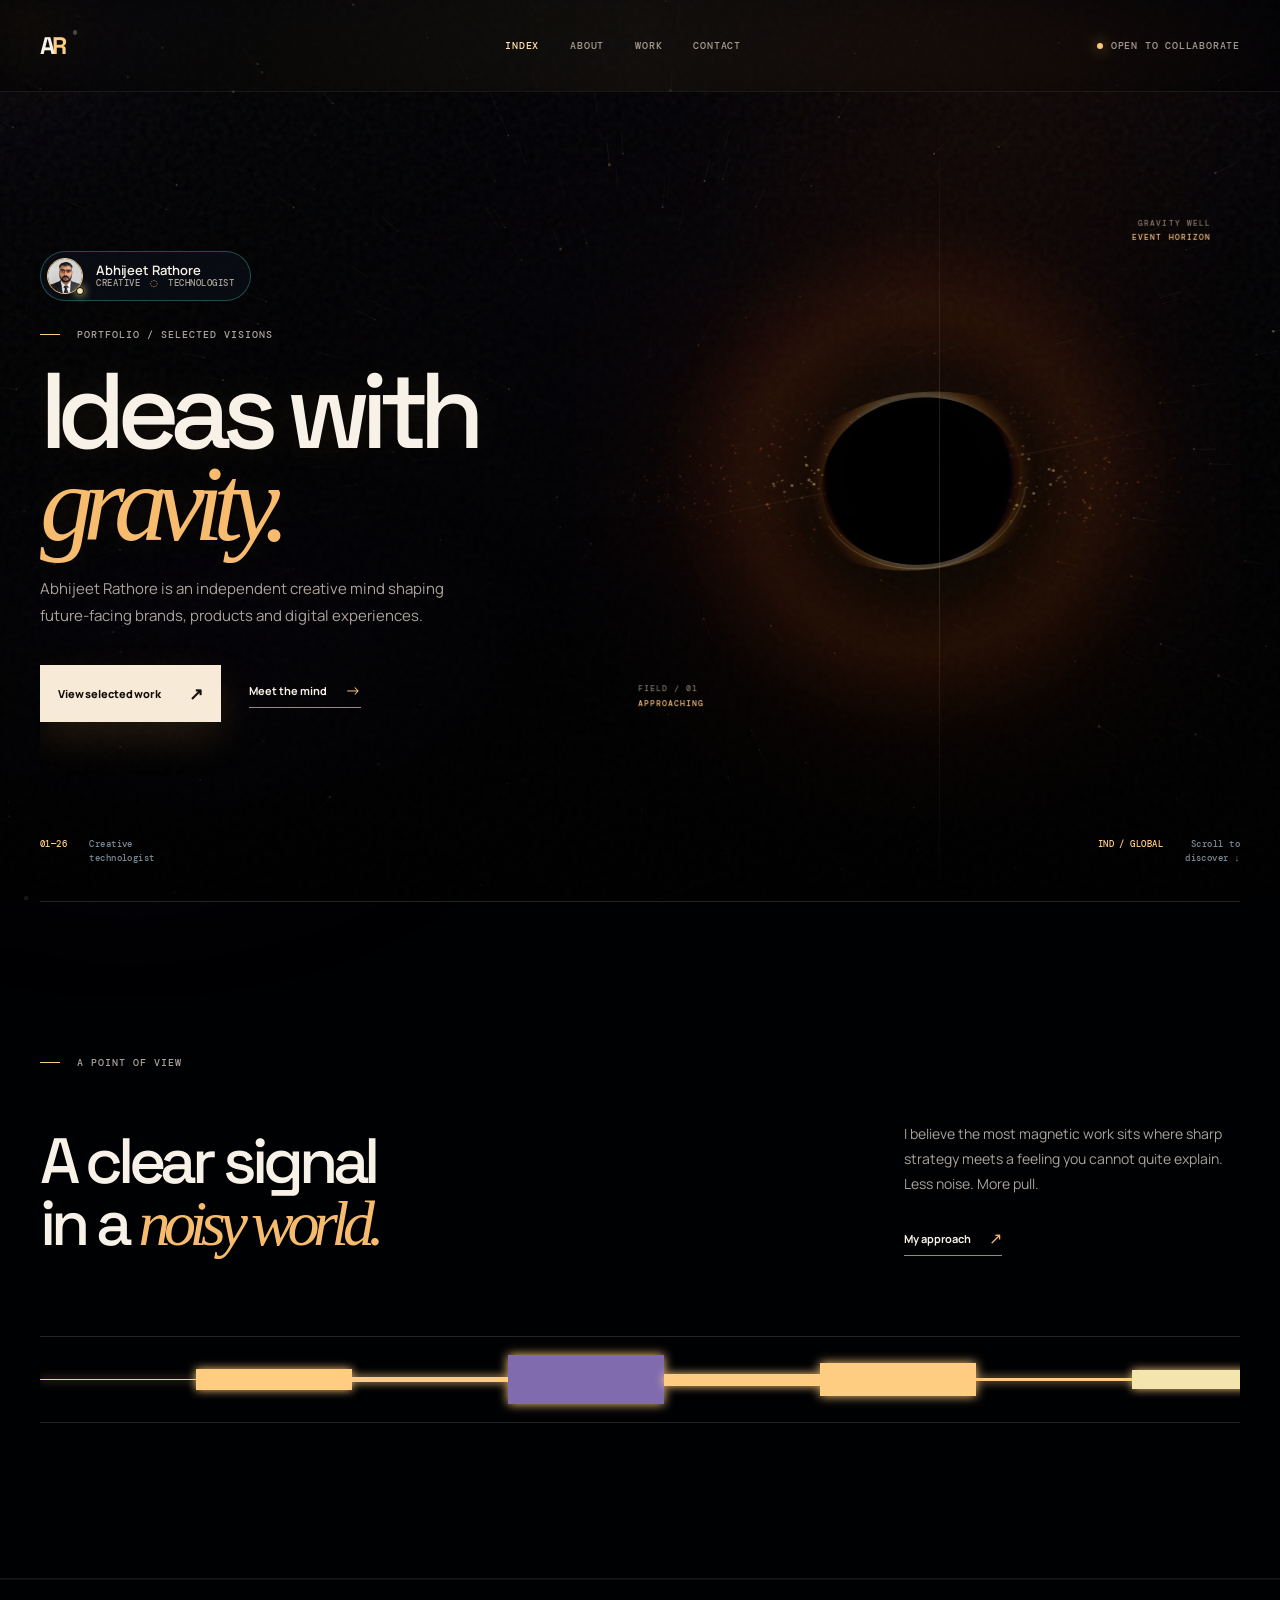
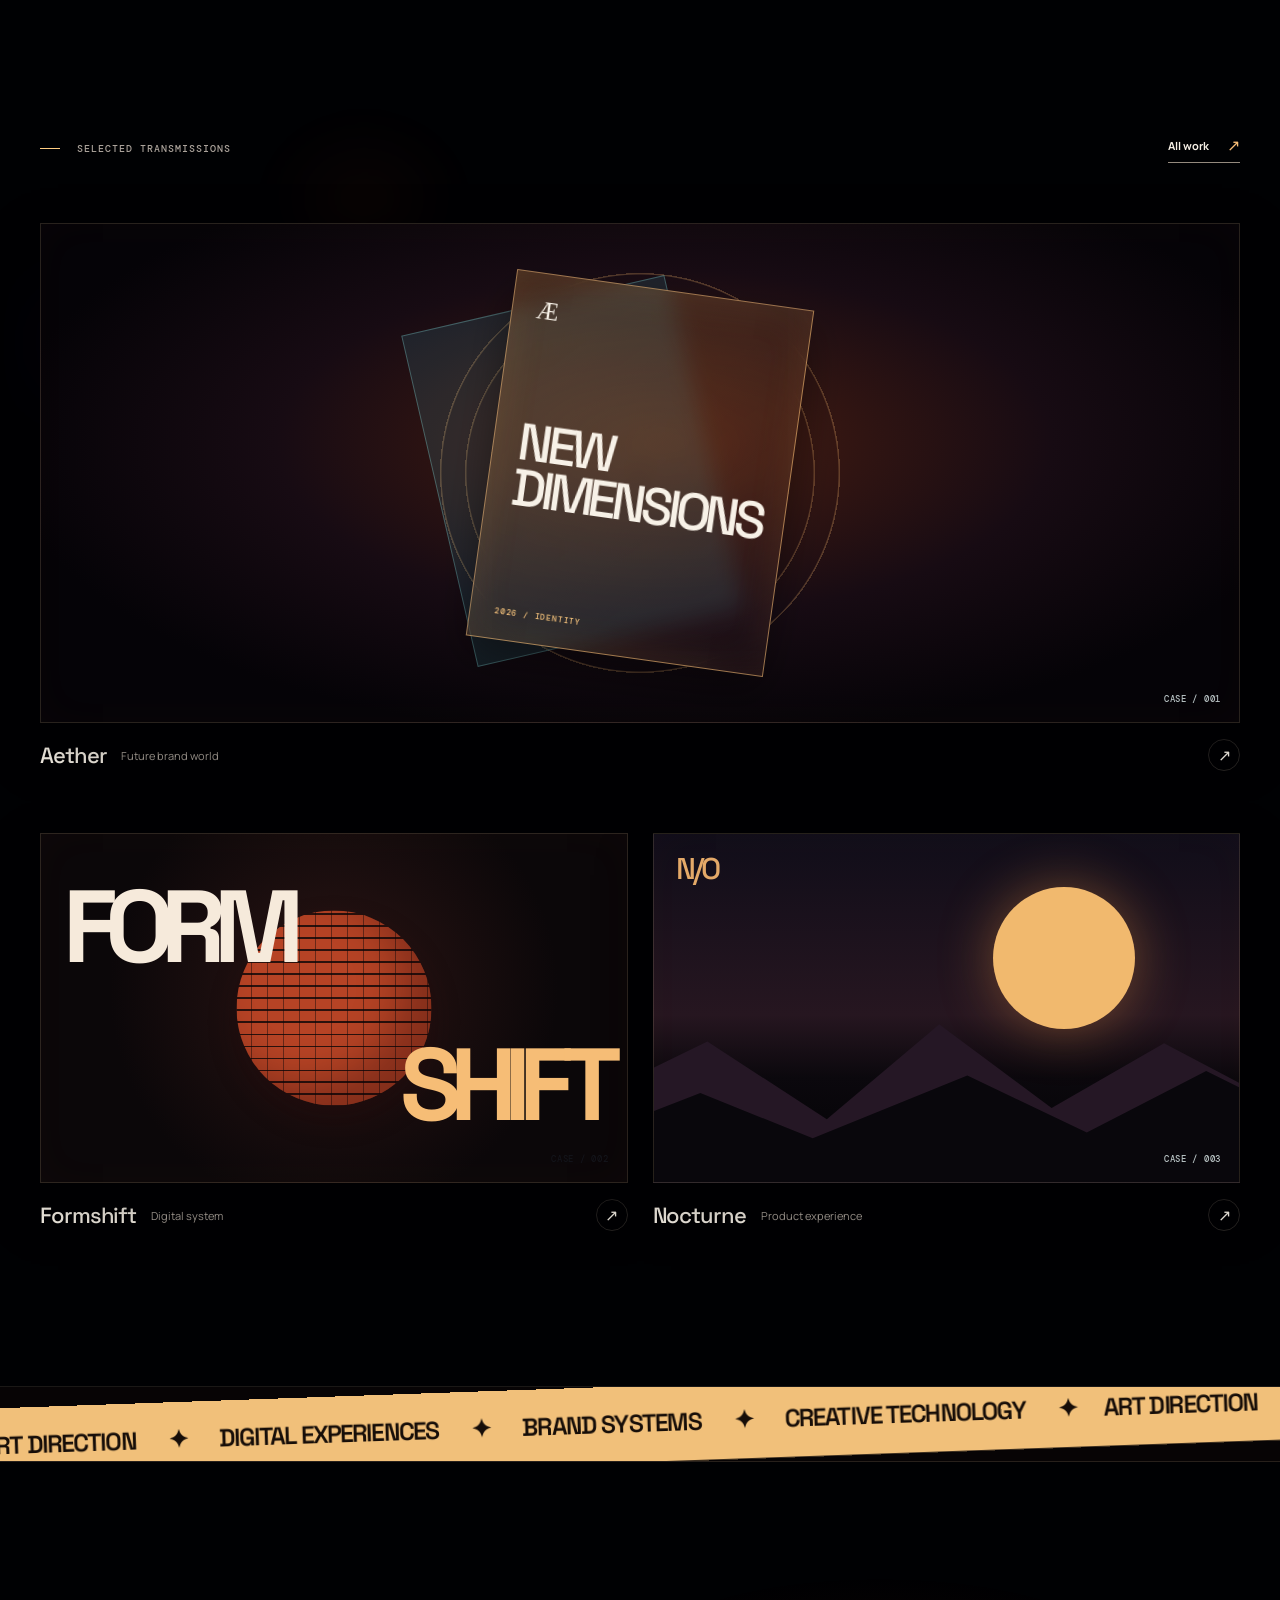
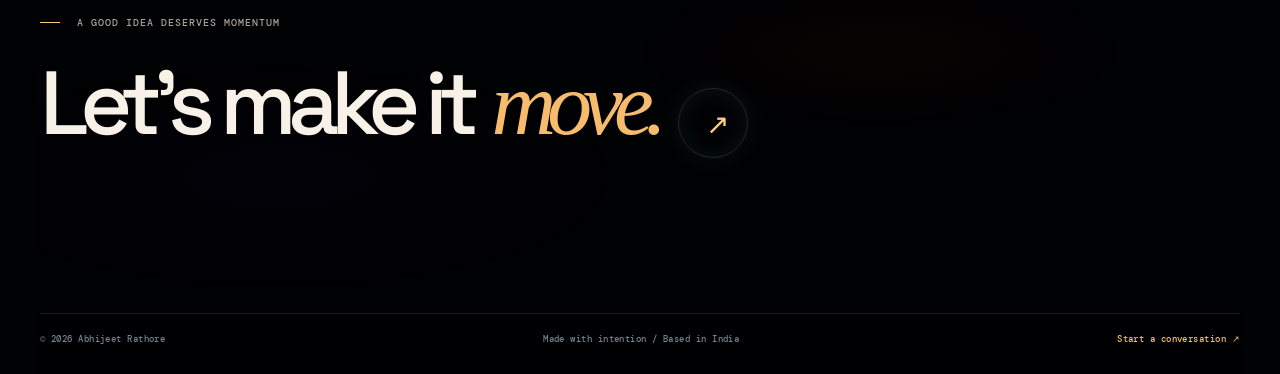
<file: index.html>
<!doctype html>
<html lang="en">
  <head>
    <meta charset="UTF-8" />
    <meta name="viewport" content="width=device-width, initial-scale=1.0" />
    <meta name="description" content="The digital portfolio of Abhijeet Rathore." />
    <title>Abhijeet Rathore — Creative Technologist</title>
    <link rel="preconnect" href="https://fonts.googleapis.com" />
    <link rel="preconnect" href="https://fonts.gstatic.com" crossorigin />
    <link href="https://fonts.googleapis.com/css2?family=DM+Mono:wght@400;500&family=Manrope:wght@400;500;600;700;800&family=Space+Grotesk:wght@400;500;600;700&display=swap" rel="stylesheet" />
    <link rel="stylesheet" href="styles.css" />
  </head>
  <body class="home-page">
    <canvas id="starfield" aria-hidden="true"></canvas>
    <div class="noise" aria-hidden="true"></div><div class="cursor-orb" aria-hidden="true"></div>
    <header class="nav-wrap"><nav class="nav container"><a class="brand" href="index.html" aria-label="Abhijeet Rathore home">A<span>R</span><i>®</i></a><div class="nav-links"><a class="active" href="index.html">Index</a><a href="about.html">About</a><a href="work.html">Work</a><a href="contact.html">Contact</a></div><a class="availability" href="contact.html"><b></b> Open to collaborate</a></nav></header>
    <main>
      <section class="hero container">
        <div class="hero-data hero-data-left"><span>01—26</span><span>Creative<br />technologist</span></div><div class="hero-data hero-data-right"><span>IND / GLOBAL</span><span>Scroll to<br />discover ↓</span></div>
        <div class="hero-copy reveal"><a class="hero-author-pill" href="about.html" aria-label="View Abhijeet Rathore's about page"><span class="hero-author-avatar"><img src="assets/profile.png" alt="Abhijeet Rathore portrait" /><span class="avatar-dot"></span></span><span class="hero-author-info"><span class="author-name">Abhijeet Rathore</span><span class="author-status">Creative <i>◌</i> Technologist</span></span></a><p class="micro"><i></i> Portfolio / selected visions</p><h1>Ideas with<br /><em>gravity.</em></h1><p class="lede">Abhijeet Rathore is an independent creative mind shaping future-facing brands, products and digital experiences.</p><div class="hero-actions"><a class="button magnetic" href="work.html">View selected work <span>↗</span></a><a class="inline-link" href="about.html">Meet the mind <b>→</b></a></div></div>
        <div class="hero-object blackhole-stage reveal delay-1" aria-label="An animated artistic rendering of a black hole"><canvas id="blackhole" aria-hidden="true"></canvas><div class="blackhole-readout readout-top"><span>GRAVITY WELL</span><b>EVENT HORIZON</b></div><div class="blackhole-readout readout-bottom"><span>FIELD / 01</span><b>APPROACHING</b></div><div class="blackhole-axis" aria-hidden="true"></div></div><div class="hero-floor" aria-hidden="true"></div>
      </section>
      <section class="manifesto section container"><p class="micro reveal"><i></i> A point of view</p><div class="manifesto-grid"><h2 class="reveal">A clear signal<br />in a <em>noisy world.</em></h2><div class="manifesto-copy reveal delay-1"><p>I believe the most magnetic work sits where sharp strategy meets a feeling you cannot quite explain. Less noise. More pull.</p><a class="inline-link" href="about.html">My approach <b>↗</b></a></div></div><div class="signal-line reveal" aria-hidden="true"><span></span><span></span><span></span><span></span><span></span><span></span><span></span><span></span></div></section>
      <section class="selected section"><div class="container"><div class="section-head reveal"><p class="micro"><i></i> Selected transmissions</p><a class="inline-link" href="work.html">All work <b>↗</b></a></div><div class="feature-grid"><a class="feature feature-large tilt reveal" href="work.html"><div class="feature-visual visual-aether"><div class="glow-sphere"></div><div class="aether-interface"><span>Æ</span><b>NEW<br />DIMENSIONS</b><i>2026 / IDENTITY</i></div><div class="aether-pane"></div><small>CASE / 001</small></div><div class="feature-title"><h3>Aether</h3><p>Future brand world</p><b>↗</b></div></a><a class="feature tilt reveal delay-1" href="work.html"><div class="feature-visual visual-pulse"><span>FORM</span><span>SHIFT</span><div class="pulse-orb"></div><small>CASE / 002</small></div><div class="feature-title"><h3>Formshift</h3><p>Digital system</p><b>↗</b></div></a><a class="feature tilt reveal delay-2" href="work.html"><div class="feature-visual visual-nocturne"><div class="nocturne-sun"></div><div class="nocturne-hill hill-one"></div><div class="nocturne-hill hill-two"></div><strong>N/O</strong><small>CASE / 003</small></div><div class="feature-title"><h3>Nocturne</h3><p>Product experience</p><b>↗</b></div></a></div></div></section>
      <section class="marquee-section" aria-label="Capabilities"><div class="marquee"><div class="marquee-track"><span>ART DIRECTION <i>✦</i> DIGITAL EXPERIENCES <i>✦</i> BRAND SYSTEMS <i>✦</i> CREATIVE TECHNOLOGY <i>✦</i></span><span aria-hidden="true">ART DIRECTION <i>✦</i> DIGITAL EXPERIENCES <i>✦</i> BRAND SYSTEMS <i>✦</i> CREATIVE TECHNOLOGY <i>✦</i></span></div></div></section>
      <section class="closing container section reveal"><p class="micro"><i></i> A good idea deserves momentum</p><a class="mega-link" href="contact.html">Let’s make it <em>move.</em><span>↗</span></a></section>
    </main>
    <footer class="footer container"><span>© <span id="year"></span> Abhijeet Rathore</span><span>Made with intention / Based in India</span><a href="contact.html">Start a conversation ↗</a></footer><script src="script.js"></script>
  </body>
</html>
</file>
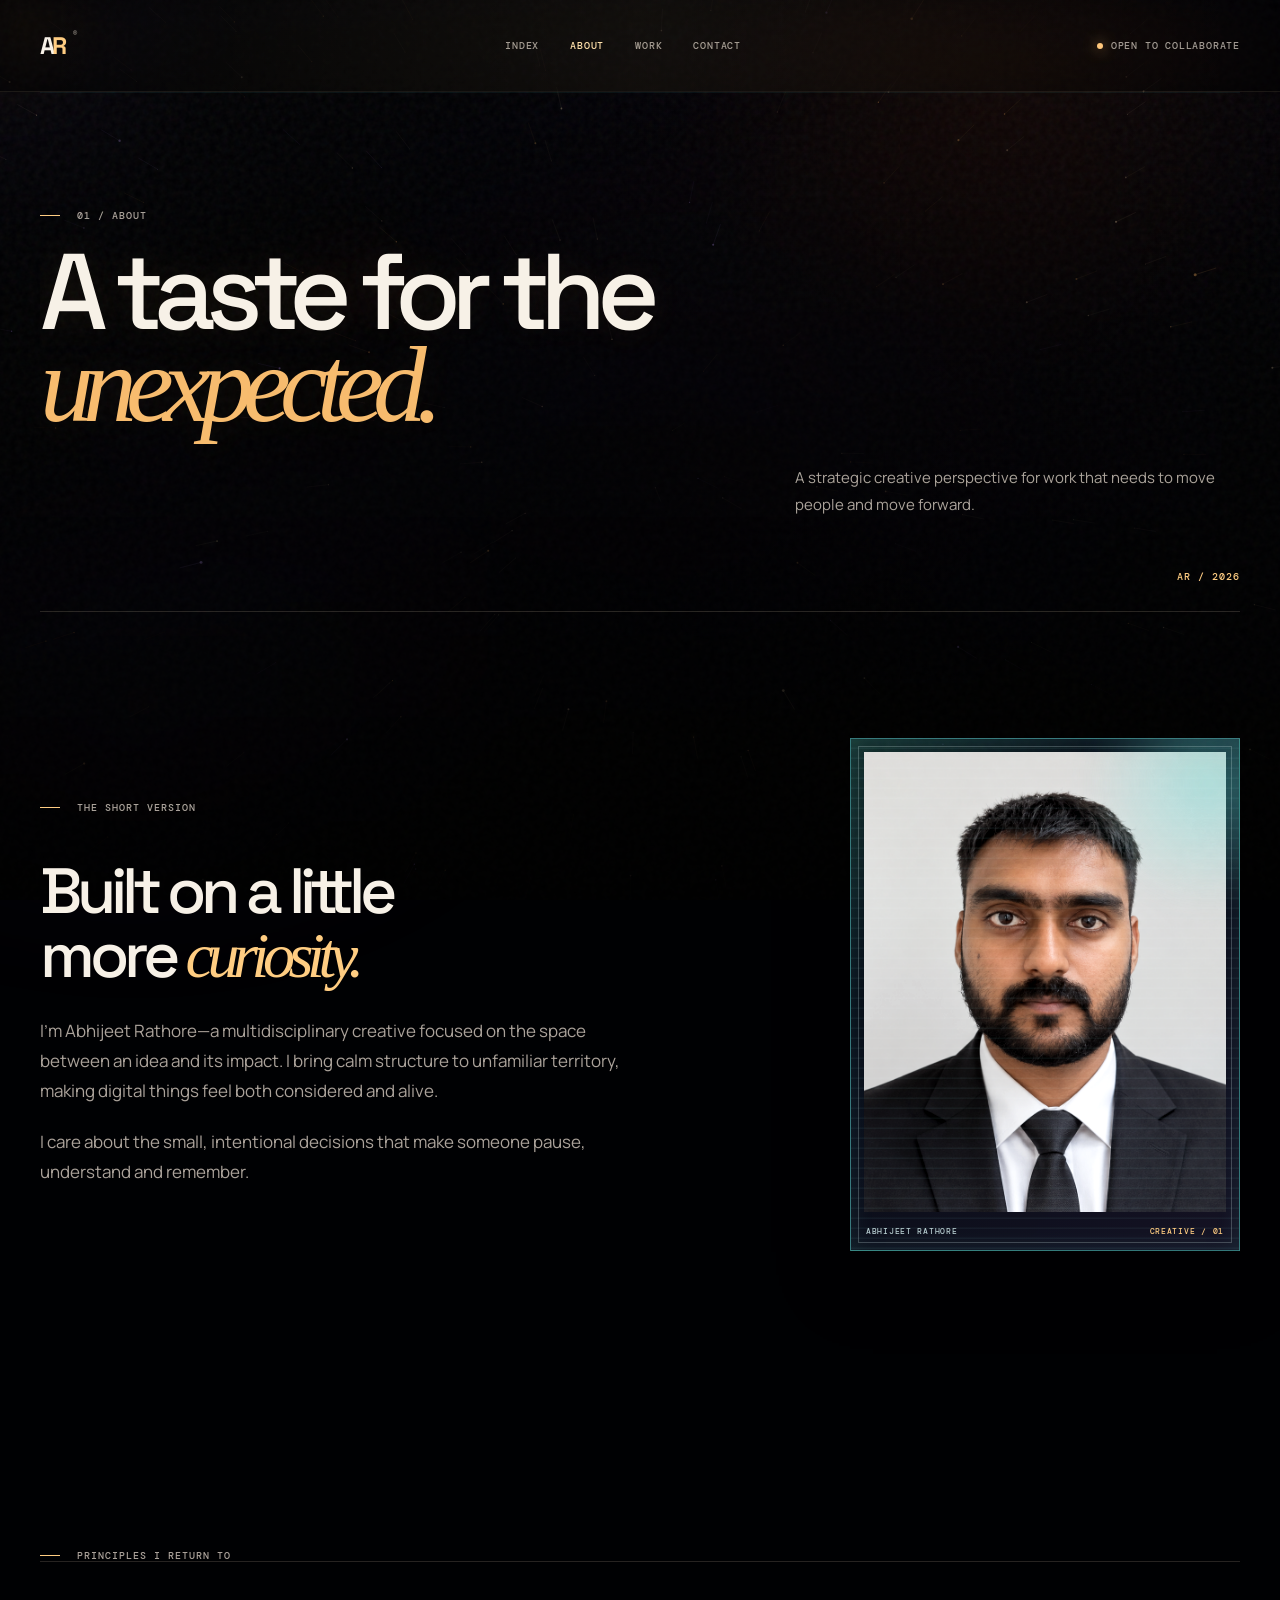
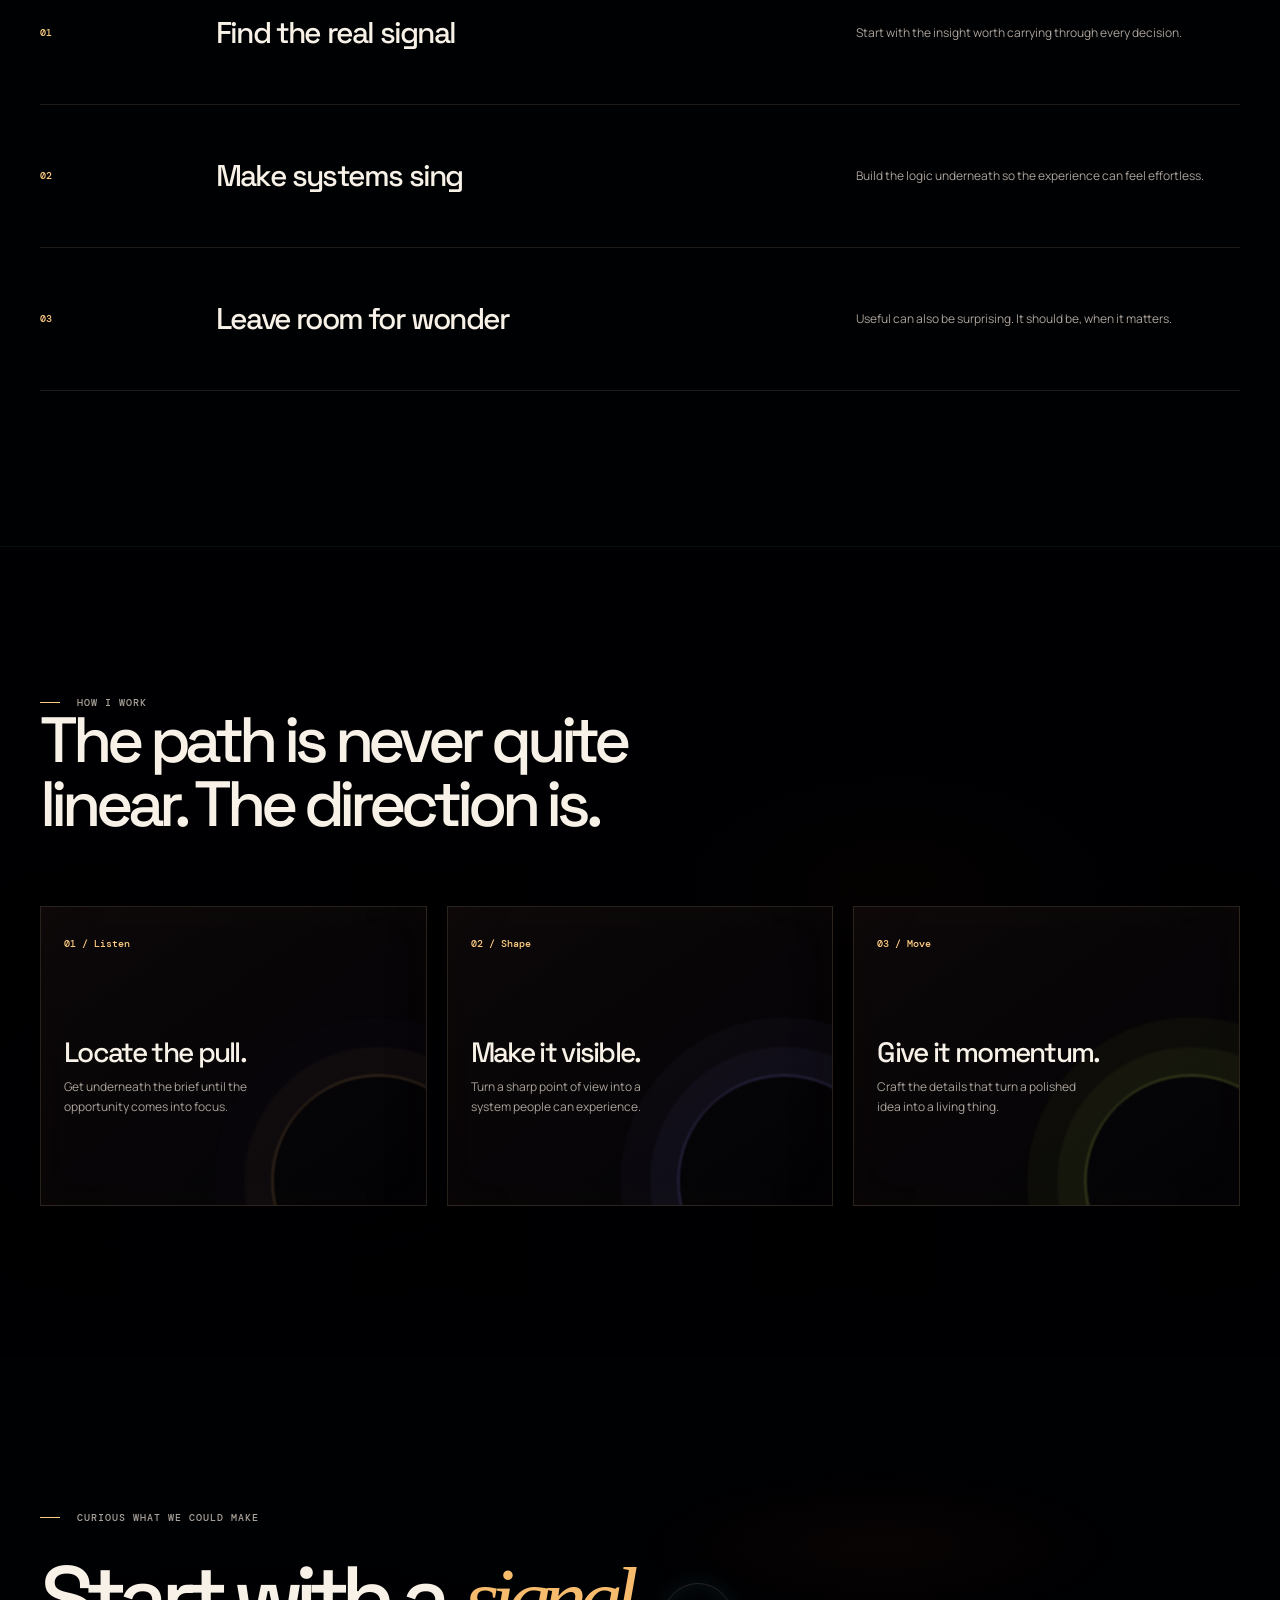
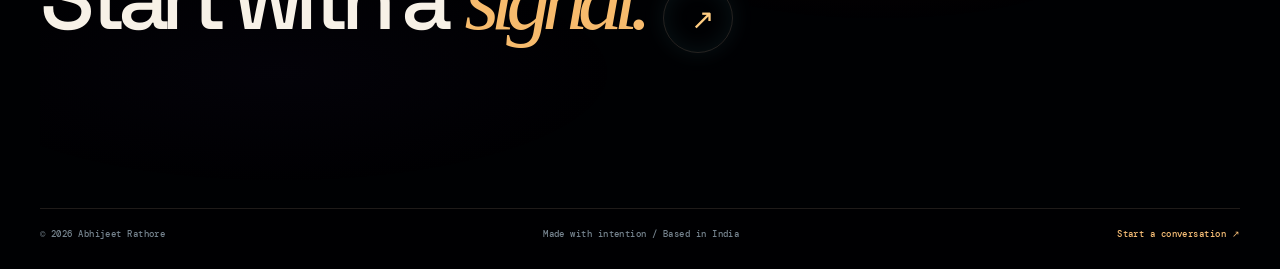
<file: about.html>
<!doctype html>
<html lang="en"><head><meta charset="UTF-8" /><meta name="viewport" content="width=device-width, initial-scale=1.0" /><meta name="description" content="About Abhijeet Rathore." /><title>About — Abhijeet Rathore</title><link rel="preconnect" href="https://fonts.googleapis.com" /><link rel="preconnect" href="https://fonts.gstatic.com" crossorigin /><link href="https://fonts.googleapis.com/css2?family=DM+Mono:wght@400;500&family=Manrope:wght@400;500;600;700;800&family=Space+Grotesk:wght@400;500;600;700&display=swap" rel="stylesheet" /><link rel="stylesheet" href="styles.css" /><link rel="stylesheet" href="profile.css" /></head>
<body><canvas id="starfield" aria-hidden="true"></canvas><div class="noise" aria-hidden="true"></div><div class="cursor-orb" aria-hidden="true"></div><header class="nav-wrap"><nav class="nav container"><a class="brand" href="index.html">A<span>R</span><i>®</i></a><div class="nav-links"><a href="index.html">Index</a><a class="active" href="about.html">About</a><a href="work.html">Work</a><a href="contact.html">Contact</a></div><a class="availability" href="contact.html"><b></b> Open to collaborate</a></nav></header>
<main><section class="page-hero container reveal"><p class="micro"><i></i> 01 / About</p><h1>A taste for the<br /><em>unexpected.</em></h1><p class="page-intro">A strategic creative perspective for work that needs to move people and move forward.</p><span class="page-number">AR / 2026</span></section><section class="about-profile container"><div class="profile-copy"><p class="micro reveal"><i></i> The short version</p><div class="reveal delay-1"><h2>Built on a little<br />more <em>curiosity.</em></h2><p>I’m Abhijeet Rathore—a multidisciplinary creative focused on the space between an idea and its impact. I bring calm structure to unfamiliar territory, making digital things feel both considered and alive.</p><p>I care about the small, intentional decisions that make someone pause, understand and remember.</p></div></div><figure class="portrait-frame reveal delay-2"><div class="portrait-lines" aria-hidden="true"></div><img src="assets/profile.png" alt="Abhijeet Rathore in a formal portrait" /><figcaption><span>ABHIJEET RATHORE</span><span>CREATIVE / 01</span></figcaption></figure></section><section class="container section"><p class="micro reveal"><i></i> Principles I return to</p><div class="principles"><article class="principle reveal"><span>01</span><h3>Find the real signal</h3><p>Start with the insight worth carrying through every decision.</p></article><article class="principle reveal delay-1"><span>02</span><h3>Make systems sing</h3><p>Build the logic underneath so the experience can feel effortless.</p></article><article class="principle reveal delay-2"><span>03</span><h3>Leave room for wonder</h3><p>Useful can also be surprising. It should be, when it matters.</p></article></div></section><section class="process"><div class="container"><p class="micro reveal"><i></i> How I work</p><h2 class="process-heading reveal">The path is never quite linear. The direction is.</h2><div class="process-grid"><article class="process-card reveal"><span>01 / Listen</span><h3>Locate the pull.</h3><p>Get underneath the brief until the opportunity comes into focus.</p></article><article class="process-card reveal delay-1"><span>02 / Shape</span><h3>Make it visible.</h3><p>Turn a sharp point of view into a system people can experience.</p></article><article class="process-card reveal delay-2"><span>03 / Move</span><h3>Give it momentum.</h3><p>Craft the details that turn a polished idea into a living thing.</p></article></div></div></section><section class="closing container section reveal"><p class="micro"><i></i> Curious what we could make</p><a class="mega-link" href="contact.html">Start with a <em>signal.</em><span>↗</span></a></section></main><footer class="footer container"><span>© <span id="year"></span> Abhijeet Rathore</span><span>Made with intention / Based in India</span><a href="contact.html">Start a conversation ↗</a></footer><script src="script.js"></script></body></html>
</file>
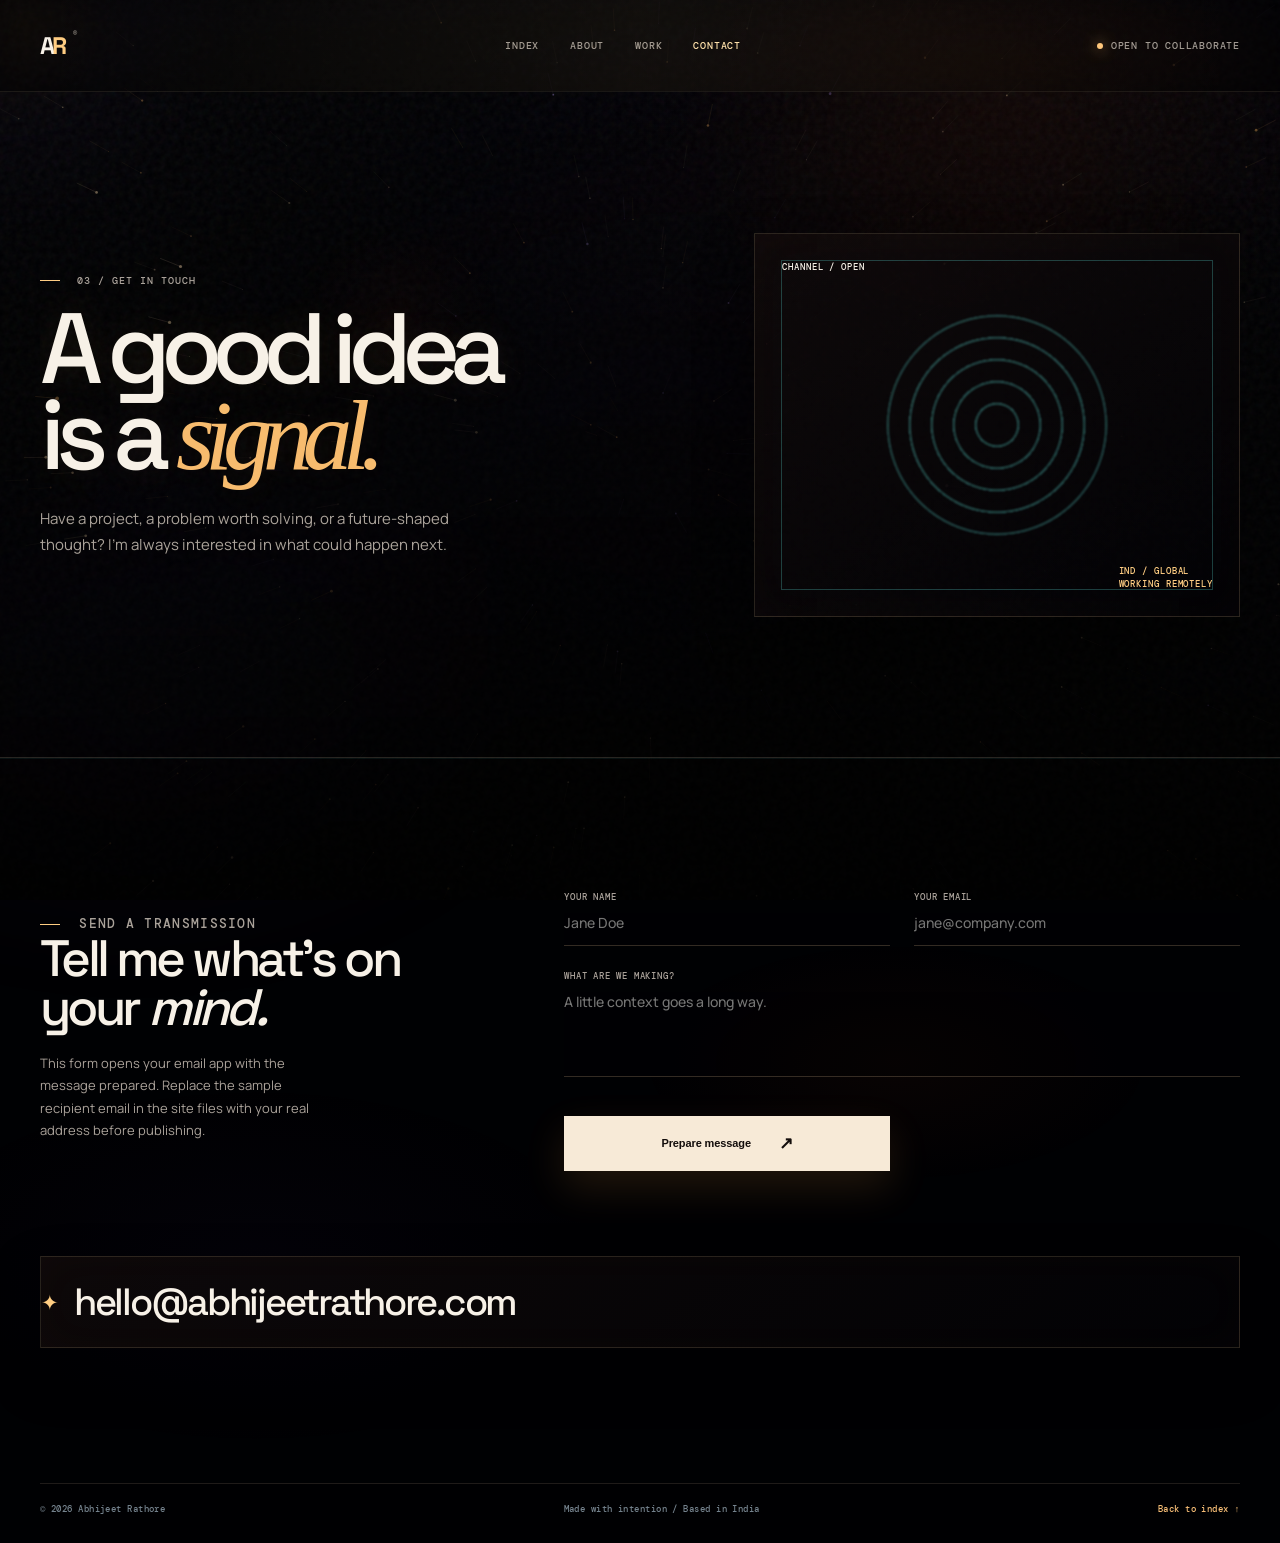
<file: contact.html>
<!doctype html>
<html lang="en"><head><meta charset="UTF-8" /><meta name="viewport" content="width=device-width, initial-scale=1.0" /><meta name="description" content="Contact Abhijeet Rathore." /><title>Contact — Abhijeet Rathore</title><link rel="preconnect" href="https://fonts.googleapis.com" /><link rel="preconnect" href="https://fonts.gstatic.com" crossorigin /><link href="https://fonts.googleapis.com/css2?family=DM+Mono:wght@400;500&family=Manrope:wght@400;500;600;700;800&family=Space+Grotesk:wght@400;500;600;700&display=swap" rel="stylesheet" /><link rel="stylesheet" href="styles.css" /></head>
<body><canvas id="starfield" aria-hidden="true"></canvas><div class="noise" aria-hidden="true"></div><div class="cursor-orb" aria-hidden="true"></div><header class="nav-wrap"><nav class="nav container"><a class="brand" href="index.html">A<span>R</span><i>®</i></a><div class="nav-links"><a href="index.html">Index</a><a href="about.html">About</a><a href="work.html">Work</a><a class="active" href="contact.html">Contact</a></div><a class="availability" href="contact.html"><b></b> Open to collaborate</a></nav></header>
<main><section class="contact-stage container"><div class="reveal"><p class="micro"><i></i> 03 / Get in touch</p><h1>A good idea<br />is a <em>signal.</em></h1><p>Have a project, a problem worth solving, or a future-shaped thought? I’m always interested in what could happen next.</p></div><div class="signal-card reveal delay-1" aria-label="Open channel indicator"><span>CHANNEL / OPEN</span><i>IND / GLOBAL<br />WORKING REMOTELY</i></div></section><section class="contact-form-section"><div class="container contact-layout"><div class="contact-aside reveal"><p class="micro"><i></i> Send a transmission</p><h2>Tell me what’s on your <em>mind.</em></h2><p>This form opens your email app with the message prepared. Replace the sample recipient email in the site files with your real address before publishing.</p></div><form class="form-grid reveal delay-1" data-mail-form><div class="field"><label for="name">Your name</label><input id="name" name="name" type="text" required placeholder="Jane Doe" /></div><div class="field"><label for="email">Your email</label><input id="email" name="email" type="email" required placeholder="jane@company.com" /></div><div class="field full"><label for="message">What are we making?</label><textarea id="message" name="message" required placeholder="A little context goes a long way."></textarea></div><button class="button submit magnetic" type="submit">Prepare message <span>↗</span></button></form></div><div class="container contact-direct reveal"><span>✦</span><a href="mailto:hello@abhijeetrathore.com">hello@abhijeetrathore.com</a></div></section></main><footer class="footer container"><span>© <span id="year"></span> Abhijeet Rathore</span><span>Made with intention / Based in India</span><a href="index.html">Back to index ↑</a></footer><script src="script.js"></script></body></html>
</file>
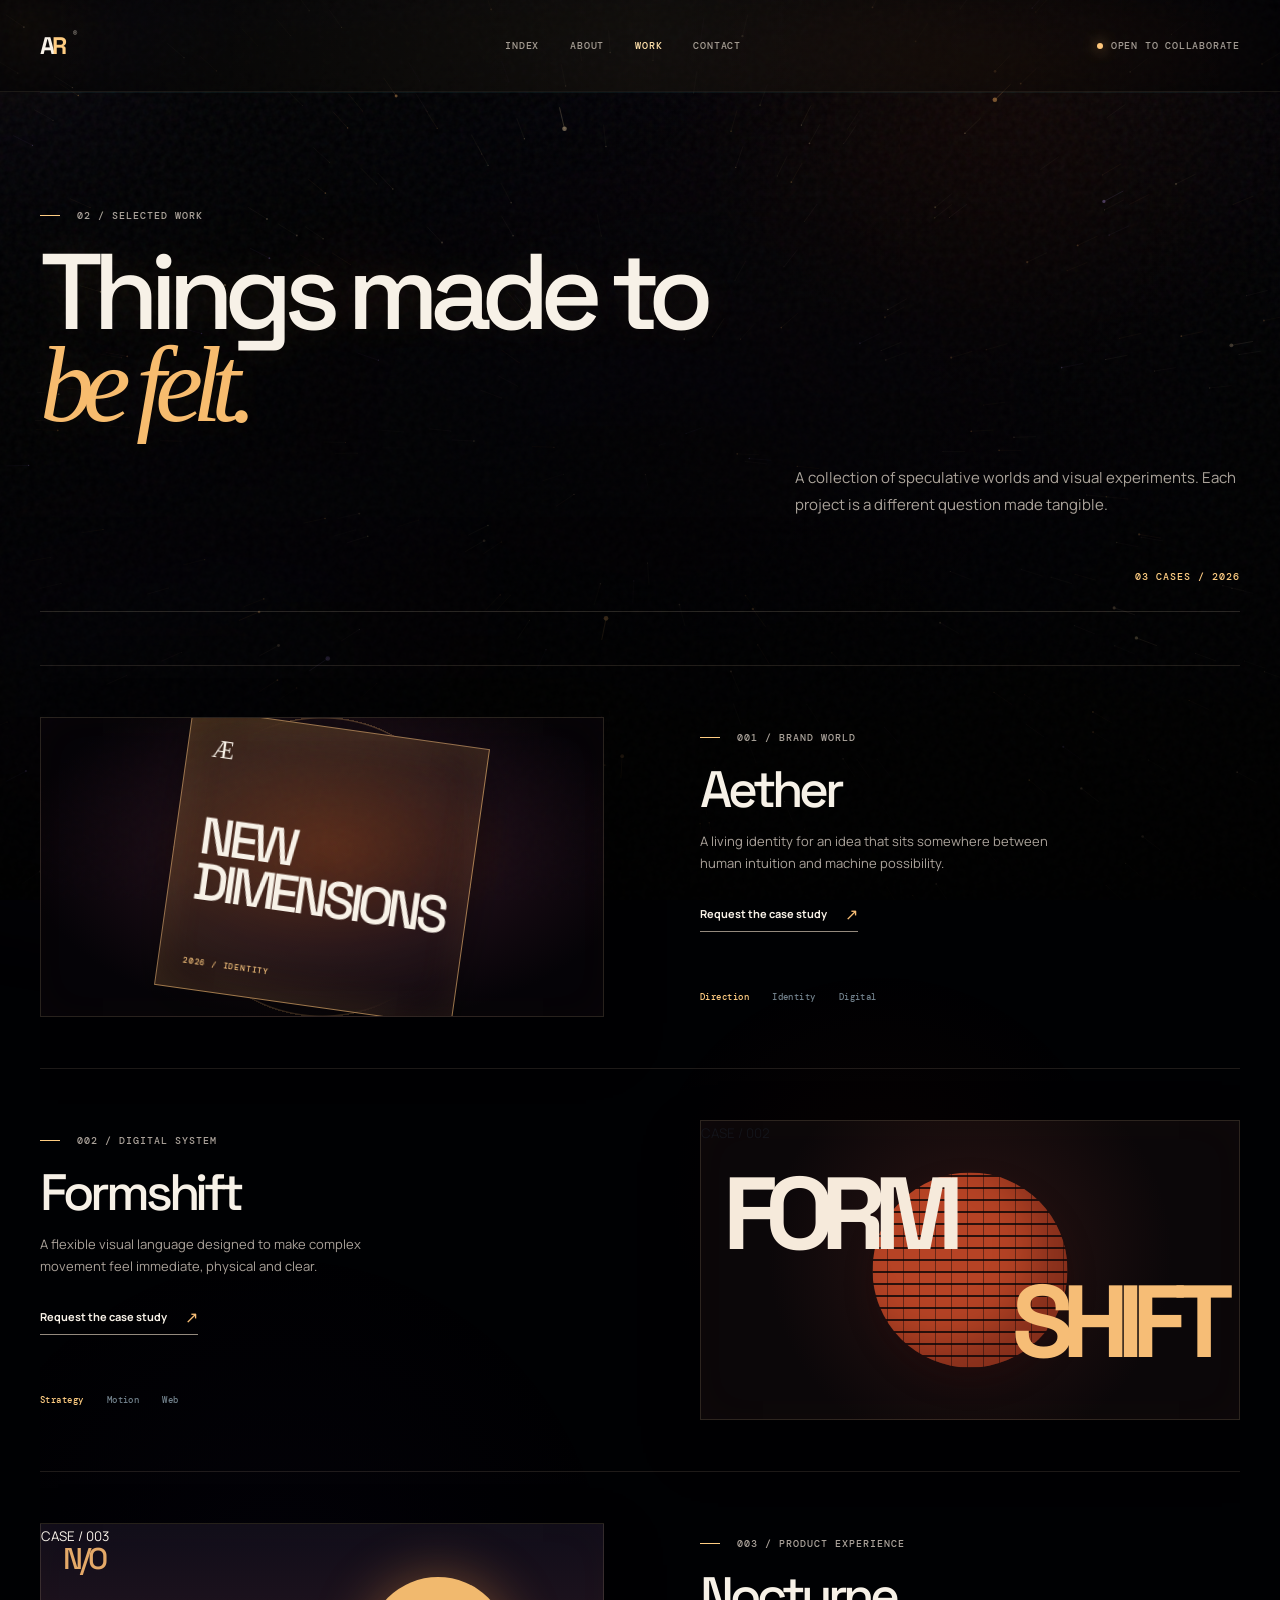
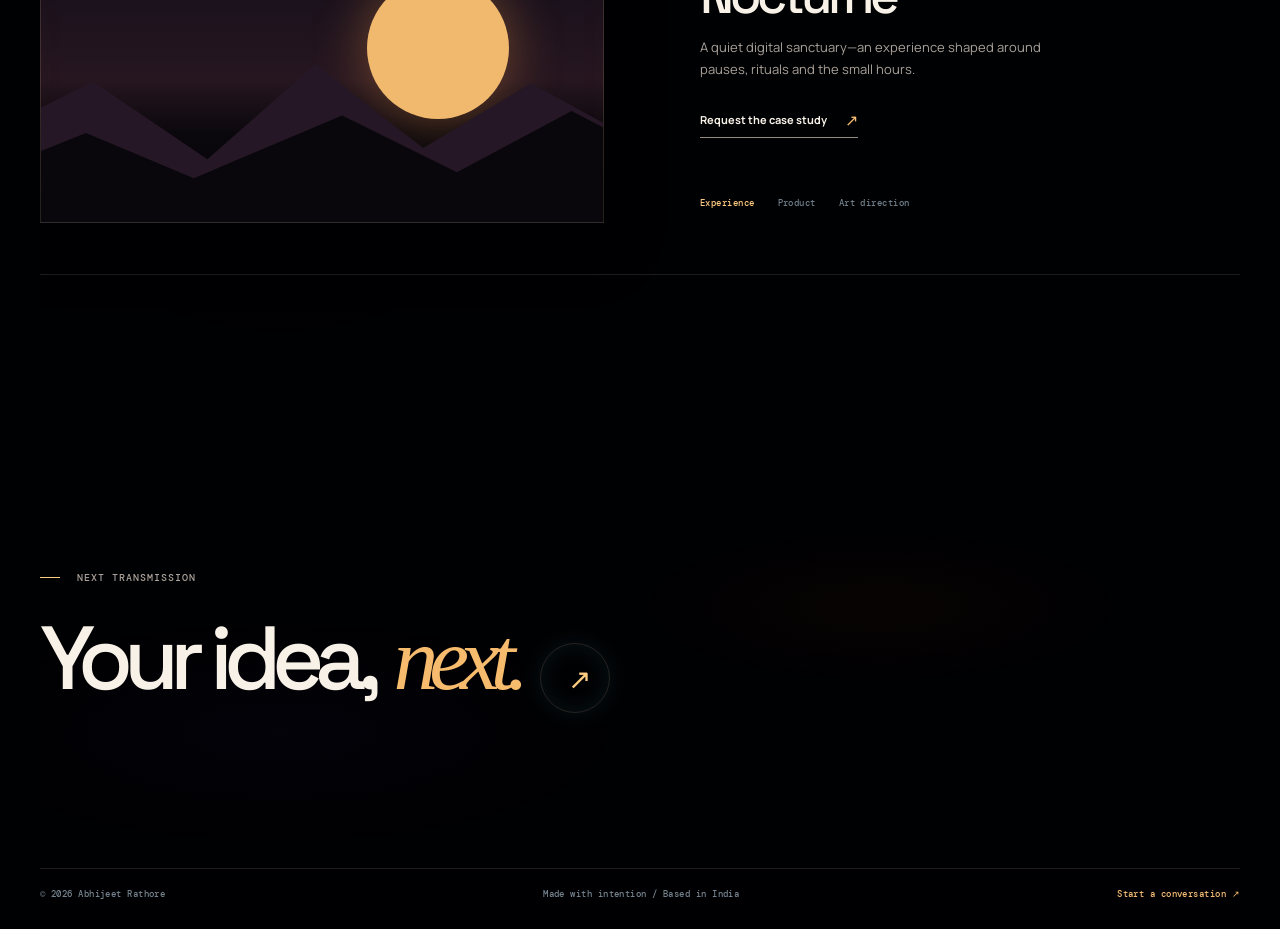
<file: work.html>
<!doctype html>
<html lang="en"><head><meta charset="UTF-8" /><meta name="viewport" content="width=device-width, initial-scale=1.0" /><meta name="description" content="Selected work by Abhijeet Rathore." /><title>Work — Abhijeet Rathore</title><link rel="preconnect" href="https://fonts.googleapis.com" /><link rel="preconnect" href="https://fonts.gstatic.com" crossorigin /><link href="https://fonts.googleapis.com/css2?family=DM+Mono:wght@400;500&family=Manrope:wght@400;500;600;700;800&family=Space+Grotesk:wght@400;500;600;700&display=swap" rel="stylesheet" /><link rel="stylesheet" href="styles.css" /></head>
<body><canvas id="starfield" aria-hidden="true"></canvas><div class="noise" aria-hidden="true"></div><div class="cursor-orb" aria-hidden="true"></div><header class="nav-wrap"><nav class="nav container"><a class="brand" href="index.html">A<span>R</span><i>®</i></a><div class="nav-links"><a href="index.html">Index</a><a href="about.html">About</a><a class="active" href="work.html">Work</a><a href="contact.html">Contact</a></div><a class="availability" href="contact.html"><b></b> Open to collaborate</a></nav></header>
<main><section class="page-hero container reveal"><p class="micro"><i></i> 02 / Selected work</p><h1>Things made to<br /><em>be felt.</em></h1><p class="page-intro">A collection of speculative worlds and visual experiments. Each project is a different question made tangible.</p><span class="page-number">03 CASES / 2026</span></section><section class="container work-index"><article class="work-row reveal"><div class="work-row-art visual-aether"><div class="glow-sphere"></div><div class="aether-interface"><span>Æ</span><b>NEW<br />DIMENSIONS</b><i>2026 / IDENTITY</i></div></div><div class="work-row-copy"><p class="micro"><i></i> 001 / Brand world</p><h2>Aether</h2><p>A living identity for an idea that sits somewhere between human intuition and machine possibility.</p><a class="inline-link" href="contact.html">Request the case study <b>↗</b></a><div class="detail-rail"><span>Direction</span><span>Identity</span><span>Digital</span></div></div></article><article class="work-row reveal"><div class="work-row-art visual-pulse"><span>FORM</span><span>SHIFT</span><div class="pulse-orb"></div><small>CASE / 002</small></div><div class="work-row-copy"><p class="micro"><i></i> 002 / Digital system</p><h2>Formshift</h2><p>A flexible visual language designed to make complex movement feel immediate, physical and clear.</p><a class="inline-link" href="contact.html">Request the case study <b>↗</b></a><div class="detail-rail"><span>Strategy</span><span>Motion</span><span>Web</span></div></div></article><article class="work-row reveal"><div class="work-row-art visual-nocturne"><div class="nocturne-sun"></div><div class="nocturne-hill hill-one"></div><div class="nocturne-hill hill-two"></div><strong>N/O</strong><small>CASE / 003</small></div><div class="work-row-copy"><p class="micro"><i></i> 003 / Product experience</p><h2>Nocturne</h2><p>A quiet digital sanctuary—an experience shaped around pauses, rituals and the small hours.</p><a class="inline-link" href="contact.html">Request the case study <b>↗</b></a><div class="detail-rail"><span>Experience</span><span>Product</span><span>Art direction</span></div></div></article></section><section class="closing container section reveal"><p class="micro"><i></i> Next transmission</p><a class="mega-link" href="contact.html">Your idea, <em>next.</em><span>↗</span></a></section></main><footer class="footer container"><span>© <span id="year"></span> Abhijeet Rathore</span><span>Made with intention / Based in India</span><a href="contact.html">Start a conversation ↗</a></footer><script src="script.js"></script></body></html>
</file>
<file: styles.css>
:root{--bg:#03060b;--bg-2:#09131c;--surface:#0a1017;--surface-2:#0d1a24;--ink:#eef5f9;--dim:#99a9b9;--line:rgba(213,241,246,.16);--cyan:#67f3ff;--acid:#d7ff6d;--purple:#8e8dfd;--sans:"Manrope",sans-serif;--display:"Space Grotesk",sans-serif;--mono:"DM Mono",monospace;--mx:0;--my:0}*{box-sizing:border-box}html{scroll-behavior:smooth}body{margin:0;min-width:320px;background:radial-gradient(circle at 20% 20%,rgba(56,80,132,.26),transparent 22%),radial-gradient(circle at 78% 14%,rgba(94,209,255,.1),transparent 20%),radial-gradient(circle at 50% 85%,rgba(48,64,146,.18),transparent 25%),var(--bg);color:var(--ink);font-family:var(--sans);overflow-x:hidden;position:relative}body:before{content:"";position:fixed;inset:-15%;z-index:-2;background:radial-gradient(circle at 50% 35%,rgba(38,68,92,.36),transparent 15%),radial-gradient(circle at 50% 55%,rgba(31,29,74,.25),transparent 30%),radial-gradient(circle at 60% 50%,rgba(2,6,13,.1),transparent 60%);filter:blur(24px);pointer-events:none}body:after{content:"";position:fixed;inset:0;z-index:-1;background:linear-gradient(180deg,rgba(4,7,11,.12),rgba(4,7,11,.5));pointer-events:none}a{color:inherit;text-decoration:none}.container{width:min(1240px,calc(100% - 80px));margin:0 auto}#starfield{position:fixed;inset:0;z-index:-3;width:100%;height:100%;opacity:.9}#starfield:before{content:""}.noise{position:fixed;z-index:8;inset:0;pointer-events:none;opacity:.05;background-image:url("data:image/svg+xml,%3Csvg viewBox='0 0 160 160' xmlns='http://www.w3.org/2000/svg'%3E%3Cfilter id='n'%3E%3CfeTurbulence type='fractalNoise' baseFrequency='.9' numOctaves='3' stitchTiles='stitch'/%3E%3C/filter%3E%3Crect width='100%25' height='100%25' filter='url(%23n)'/%3E%3C/svg%3E")}.cursor-orb{position:fixed;z-index:7;width:420px;height:420px;border-radius:50%;pointer-events:none;transform:translate(-50%,-50%);background:radial-gradient(circle,rgba(90,231,255,.08),rgba(90,231,255,.02) 26%,transparent 65%);mix-blend-mode:screen;filter:blur(18px)}.nav-wrap{position:relative;z-index:5}.nav{height:91px;display:flex;align-items:center;justify-content:space-between;border-bottom:1px solid var(--line)}.brand{position:relative;font:700 24px/1 var(--display);letter-spacing:-.14em}.brand span{color:var(--cyan)}.brand i{position:absolute;top:-5px;right:-14px;font:400 7px/1 var(--mono);color:var(--dim);font-style:normal;letter-spacing:0}.nav-links{display:flex;gap:31px;margin-left:86px}.nav-links a,.availability{color:var(--dim);font:500 10px/1 var(--mono);text-transform:uppercase;letter-spacing:.08em;transition:color .2s}.nav-links a:hover,.nav-links a.active,.availability:hover{color:var(--ink)}.availability{display:flex;gap:8px;align-items:center}.availability b{width:6px;height:6px;border-radius:50%;background:var(--acid);box-shadow:0 0 11px var(--acid);animation:blink 2s infinite}.micro{margin:0;color:var(--dim);font:500 10px/1.1 var(--mono);letter-spacing:.1em;text-transform:uppercase}.micro i{display:inline-block;width:20px;height:1px;margin:0 10px 3px 0;background:var(--cyan)}.hero{position:relative;min-height:calc(100vh - 91px);display:flex;align-items:center;padding:80px 0 100px}.hero:after{content:"";position:absolute;width:1px;top:0;bottom:0;right:22%;background:linear-gradient(transparent,rgba(101,245,236,.1),transparent)}.hero-copy{position:relative;z-index:2;max-width:690px}.hero-author-pill{display:inline-flex;align-items:center;gap:13px;padding:6px 16px 6px 6px;border:1px solid rgba(101,245,236,.28);border-radius:999px;background:rgba(10,15,23,.72);backdrop-filter:blur(10px);margin-bottom:28px;transition:border-color .3s,box-shadow .3s,transform .3s}.hero-author-pill:hover{border-color:rgba(101,245,236,.6);box-shadow:0 0 24px rgba(101,245,236,.16);transform:translateY(-2px)}.hero-author-avatar{position:relative;width:36px;height:36px;flex-shrink:0}.hero-author-avatar img{width:100%;height:100%;border-radius:50%;object-fit:cover;object-position:center 20%;border:1.5px solid var(--cyan);display:block}.avatar-dot{position:absolute;right:-1px;bottom:-1px;width:8px;height:8px;border-radius:50%;background:var(--acid);box-shadow:0 0 8px var(--acid);border:1.5px solid var(--bg)}.hero-author-info{display:flex;flex-direction:column;gap:2px}.author-name{font:600 13px/1.1 var(--sans);color:var(--ink);letter-spacing:-.01em}.author-status{font:500 9px/1 var(--mono);color:var(--dim);letter-spacing:.06em;text-transform:uppercase}.author-status i{color:var(--cyan);font-style:normal;margin:0 4px}.hero h1,.page-hero h1{margin:25px 0;font:500 clamp(67px,8.4vw,130px)/.86 var(--display);letter-spacing:-.09em}.hero h1 em,.page-hero h1 em,.manifesto h2 em,.mega-link em,.about-statement h2 em{font-family:Georgia,serif;font-weight:400;color:var(--cyan);letter-spacing:-.1em}.lede{max-width:425px;margin:0;color:var(--dim);font-size:15px;line-height:1.8}.hero-actions{display:flex;align-items:center;gap:28px;margin-top:36px}.button{display:inline-flex;align-items:center;gap:28px;padding:17px 18px;background:var(--ink);color:#071018;font-size:11px;font-weight:800;letter-spacing:-.01em;transition:transform .25s,box-shadow .25s}.button:hover{transform:translateY(-4px);box-shadow:0 12px 27px rgba(101,245,236,.13)}.button span{font-size:17px}.inline-link{display:inline-flex;align-items:center;gap:18px;padding-bottom:6px;border-bottom:1px solid rgba(238,245,249,.55);font-size:11px;font-weight:700}.inline-link b{color:var(--cyan);font-size:16px;font-weight:400}.hero-data{position:absolute;z-index:2;bottom:35px;display:flex;gap:22px;color:#798894;font:500 9px/1.55 var(--mono);letter-spacing:.05em}.hero-data span:first-child{color:var(--cyan)}.hero-data-left{left:0}.hero-data-right{right:0;text-align:right}.hero-object{position:absolute;right:-53px;top:50%;width:590px;height:590px;transform:translate3d(calc((var(--mx) - .5) * 22px), calc((var(--my) - .5) * 18px), 0) rotateX(calc((var(--my) - .5) * -6deg)) rotateY(calc((var(--mx) - .5) * 7deg));perspective:800px;filter:drop-shadow(0 0 30px rgba(103,243,255,.12));transition:transform .45s ease-out}.hero-object:before{content:"";position:absolute;inset:12%;border-radius:50%;background:radial-gradient(circle,rgba(103,243,255,.18),rgba(89,125,255,.12) 18%,rgba(6,9,14,.02) 42%,transparent 70%);filter:blur(22px)}.scan-lines{position:absolute;inset:0;border-radius:50%;opacity:.38;background:repeating-radial-gradient(circle at 50% 50%,transparent 0 17px,rgba(103,243,255,.18) 18px 19px),radial-gradient(circle,rgba(255,255,255,.05),transparent 60%);mask-image:radial-gradient(circle,black 34%,transparent 68%)}.orbit{position:absolute;top:50%;left:50%;border:1px solid rgba(141,245,246,.28);border-radius:50%;transform-style:preserve-3d;box-shadow:inset 0 0 18px rgba(103,243,255,.08),0 0 24px rgba(103,243,255,.08)}.orbit-a{width:290px;height:290px;transform:translate(-50%,-50%) rotateX(68deg) rotateZ(10deg);animation:orbit-spin 14s linear infinite}.orbit-b{width:440px;height:440px;transform:translate(-50%,-50%) rotateY(65deg) rotateZ(25deg);border-style:dashed;animation:orbit-spin-reverse 22s linear infinite}.orbit-c{width:520px;height:520px;transform:translate(-50%,-50%) rotateX(75deg) rotateZ(-25deg);border-color:rgba(157,140,255,.22);animation:orbit-spin 30s linear infinite}.satellite{position:absolute;z-index:3;width:9px;height:9px;border-radius:50%;background:var(--cyan);box-shadow:0 0 17px 5px rgba(101,245,236,.35)}.satellite-a{top:128px;left:162px;animation:float 4s ease-in-out infinite}.satellite-b{right:69px;top:277px;background:var(--purple);box-shadow:0 0 17px 5px rgba(157,140,255,.35);animation:float 5s -1s ease-in-out infinite}.satellite-c{bottom:86px;left:209px;width:6px;height:6px;background:var(--acid);box-shadow:0 0 15px 4px rgba(214,255,99,.3);animation:float 4.2s -2s ease-in-out infinite}.holo-core{position:absolute;top:50%;left:50%;width:172px;height:172px;display:flex;align-items:center;justify-content:center;overflow:hidden;border:1px solid rgba(130,255,249,.68);border-radius:50%;transform:translate(-50%,-50%);background:radial-gradient(circle at 35% 30%,rgba(214,255,255,.8) 0%,rgba(125,192,255,.36) 12%,rgba(98,191,224,.22) 22%,rgba(5,10,20,.76) 52%,rgba(2,5,11,.96) 100%);box-shadow:inset 0 0 36px rgba(101,245,236,.28),inset 0 0 60px rgba(88,120,255,.18),0 0 64px rgba(39,126,170,.26);backdrop-filter:blur(6px);animation:core-breathe 4s ease-in-out infinite}.holo-core:before{content:"";position:absolute;inset:10px;border:1px solid rgba(155,255,252,.45);border-radius:50%}.holo-core:after{content:"";position:absolute;inset:-12%;border:1px solid rgba(149,168,255,.12);border-radius:50%;transform:rotate(-18deg);animation:core-spin 12s linear infinite}.holo-core img{width:100%;height:100%;object-fit:cover;object-position:center 20%;filter:saturate(1.15) contrast(1.13) brightness(1.04);display:block}.holo-core small{position:absolute;bottom:20px;color:var(--cyan);font:500 7px/1.2 var(--mono);letter-spacing:.13em;text-align:center}.object-copy{position:absolute;color:var(--dim);font:500 8px/1.5 var(--mono);letter-spacing:.12em}.copy-top{right:14px;top:89px}.copy-bottom{left:32px;bottom:77px;color:var(--cyan)}.hero-floor{position:absolute;right:-12%;bottom:-2px;width:62%;height:31%;opacity:.32;background:linear-gradient(90deg,rgba(101,245,236,.22) 1px,transparent 1px),linear-gradient(rgba(101,245,236,.22) 1px,transparent 1px);background-size:39px 39px;transform:perspective(230px) rotateX(62deg);transform-origin:bottom;mask-image:linear-gradient(to bottom,transparent,black)}.section{padding:155px 0}.manifesto{border-top:1px solid var(--line)}.manifesto-grid{display:grid;grid-template-columns:1.4fr .6fr;gap:80px;align-items:end;margin-top:53px}.manifesto h2{margin:0;font:500 clamp(43px,5vw,76px)/.98 var(--display);letter-spacing:-.08em}.manifesto-copy p{margin:0 0 29px;color:var(--dim);font-size:14px;line-height:1.8}.signal-line{display:flex;align-items:center;gap:0;overflow:hidden;height:87px;margin-top:80px;border-top:1px solid var(--line);border-bottom:1px solid var(--line)}.signal-line span{width:13%;height:1px;flex:none;background:var(--cyan);box-shadow:0 0 10px var(--cyan);animation:signal 3s ease-in-out infinite}.signal-line span:nth-child(2){height:21px}.signal-line span:nth-child(3){height:5px}.signal-line span:nth-child(4){height:49px;background:var(--purple);animation-delay:.3s}.signal-line span:nth-child(5){height:12px}.signal-line span:nth-child(6){height:33px;animation-delay:.6s}.signal-line span:nth-child(7){height:3px}.signal-line span:nth-child(8){height:19px;background:var(--acid);animation-delay:.8s}.selected{position:relative;background:linear-gradient(180deg,rgba(10,16,23,.72),rgba(8,12,18,.94));border-top:1px solid var(--line);border-bottom:1px solid var(--line)}.selected:before{content:"";position:absolute;right:-10%;top:-25%;width:520px;height:520px;background:radial-gradient(circle,rgba(72,98,236,.22),rgba(44,131,184,.12) 38%,transparent 68%);filter:blur(10px)}.section-head{position:relative;z-index:1;display:flex;justify-content:space-between;align-items:center}.feature-grid{display:grid;grid-template-columns:1fr 1fr;gap:62px 25px;margin-top:60px;perspective:1000px}.feature{display:block}.feature-large{grid-column:span 2}.feature-visual{position:relative;overflow:hidden;height:350px;background:#0d1c2c;transition:box-shadow .35s}.feature-large .feature-visual{height:500px}.feature:hover .feature-visual{box-shadow:0 22px 58px rgba(0,0,0,.42)}.feature-visual small{position:absolute;z-index:3;right:18px;bottom:18px;color:rgba(240,255,255,.75);font:500 9px/1 var(--mono);letter-spacing:.08em}.feature-title{display:flex;align-items:center;gap:15px;padding-top:16px}.feature-title h3{margin:0;font:500 22px/1 var(--display);letter-spacing:-.05em}.feature-title p{margin:0 auto 0 0;color:var(--dim);font-size:11px}.feature-title>b{display:grid;place-items:center;width:32px;height:32px;border:1px solid var(--line);border-radius:50%;font-size:16px;font-weight:400;transition:background .25s,color .25s}.feature:hover .feature-title>b{background:var(--cyan);color:var(--bg)}.visual-aether{background:radial-gradient(ellipse at 55% 47%,#3a8d98,#102c45 42%,#07111e 75%)}.glow-sphere{position:absolute;left:50%;top:50%;width:440px;height:440px;border-radius:50%;transform:translate(-50%,-50%);background:repeating-radial-gradient(circle,transparent 0 23px,rgba(105,255,251,.28) 24px 25px);filter:blur(.2px);animation:glow-spin 26s linear infinite}.aether-interface{position:absolute;z-index:2;left:50%;top:50%;width:300px;height:370px;padding:24px;display:flex;flex-direction:column;justify-content:space-between;border:1px solid rgba(154,255,252,.6);transform:translate(-50%,-50%) rotate(8deg);background:linear-gradient(135deg,rgba(93,252,246,.23),rgba(22,74,104,.18));box-shadow:inset 0 0 40px rgba(114,255,252,.12),0 20px 40px rgba(0,0,0,.3);backdrop-filter:blur(11px);transition:transform .6s cubic-bezier(.2,.8,.2,1)}.feature:hover .aether-interface{transform:translate(-50%,-50%) rotate(2deg) scale(1.04)}.aether-interface span{font:400 25px/1 Georgia}.aether-interface b{font:500 52px/.87 var(--display);letter-spacing:-.1em}.aether-interface i{font:500 8px/1 var(--mono);color:var(--cyan);font-style:normal;letter-spacing:.1em}.aether-pane{position:absolute;left:calc(50% - 204px);top:calc(50% - 172px);width:270px;height:340px;border:1px solid rgba(154,255,252,.27);transform:rotate(-13deg);background:rgba(67,184,201,.13)}.visual-pulse{background:#e7e1d5;color:#090e18}.visual-pulse>span{position:absolute;z-index:2;font:700 clamp(78px,8vw,126px)/.76 var(--display);letter-spacing:-.12em}.visual-pulse>span:first-child{left:22px;top:54px}.visual-pulse>span:nth-child(2){right:17px;bottom:58px;color:#f14f5f}.pulse-orb{position:absolute;left:50%;top:50%;width:195px;height:195px;border-radius:50%;transform:translate(-50%,-50%);background:repeating-linear-gradient(0deg,transparent 0 10px,rgba(7,13,22,.73) 11px 12px),repeating-linear-gradient(90deg,transparent 0 14px,rgba(7,13,22,.4) 15px 16px),#f35160;box-shadow:inset -30px -22px 40px rgba(23,0,5,.31),0 14px 29px rgba(44,8,9,.26);animation:float 5s ease-in-out infinite}.visual-pulse small{color:#13141a}.visual-nocturne{background:linear-gradient(#182944 0%,#415e77 58%,#133841 58%,#0e242e 100%)}.nocturne-sun{position:absolute;top:53px;left:58%;width:142px;height:142px;border-radius:50%;background:#f9e9bc;box-shadow:0 0 44px rgba(255,240,191,.5)}.nocturne-hill{position:absolute;left:-10%;right:-10%;bottom:0}.hill-one{height:190px;background:#315b60;clip-path:polygon(0 55%,16% 26%,33% 67%,49% 17%,65% 61%,81% 27%,100% 64%,100% 100%,0 100%)}.hill-two{height:146px;background:#0b2d37;clip-path:polygon(0 67%,15% 39%,31% 70%,53% 27%,70% 66%,87% 24%,100% 55%,100% 100%,0 100%)}.visual-nocturne strong{position:absolute;z-index:2;left:22px;top:20px;color:#15373f;font:500 30px/1 var(--display);letter-spacing:-.1em}.marquee-section{padding:0;overflow:hidden;border-bottom:1px solid var(--line);background:#080d14}.marquee{padding:25px 0;transform:rotate(-2deg) scale(1.03);background:var(--acid);color:#0a1116;white-space:nowrap}.marquee-track{display:flex;width:max-content;animation:marquee 23s linear infinite}.marquee-track span{font:600 24px/1 var(--display);letter-spacing:-.05em}.marquee-track i{margin:0 26px;font-style:normal}.closing{padding:145px 0 132px}.mega-link{display:flex;align-items:baseline;gap:20px;margin-top:35px;font:500 clamp(43px,7vw,101px)/.9 var(--display);letter-spacing:-.1em}.mega-link>span{display:grid;place-items:center;width:70px;height:70px;border:1px solid var(--line);border-radius:50%;color:var(--cyan);font:400 28px/1 var(--sans);transition:background .25s,color .25s}.mega-link:hover>span{background:var(--cyan);color:#071018}.footer{display:flex;justify-content:space-between;padding:20px 0 28px;border-top:1px solid var(--line);color:#75838e;font:500 9px/1.3 var(--mono);letter-spacing:.05em}.footer a{color:var(--cyan)}
/* inner pages */.page-hero{position:relative;padding:118px 0 93px;border-bottom:1px solid var(--line)}.page-hero:before{content:"";position:absolute;z-index:-1;width:450px;height:450px;right:9%;top:-120px;border-radius:50%;background:radial-gradient(circle,rgba(93,75,242,.2),transparent 66%);filter:blur(10px)}.page-hero h1{max-width:960px;margin-bottom:0}.page-hero .page-intro{max-width:445px;margin:32px 0 0 auto;color:var(--dim);font-size:15px;line-height:1.8}.page-number{position:absolute;right:0;bottom:29px;color:var(--cyan);font:500 10px/1 var(--mono);letter-spacing:.1em}.about-statement{display:grid;grid-template-columns:.8fr 1.2fr;gap:8%;padding:144px 0}.about-statement h2,.process-heading{margin:0;font:500 clamp(39px,5vw,73px)/1 var(--display);letter-spacing:-.08em}.about-statement p{max-width:585px;margin:0;color:var(--dim);font-size:18px;line-height:1.75}.about-statement p+p{margin-top:23px}.principles{border-top:1px solid var(--line)}.principle{display:grid;grid-template-columns:13% 1fr 32%;align-items:center;gap:20px;min-height:143px;border-bottom:1px solid var(--line);transition:background .3s,padding .3s}.principle:hover{padding:0 19px;background:rgba(101,245,236,.06)}.principle>span{color:var(--cyan);font:500 10px/1 var(--mono)}.principle h3{margin:0;font:500 30px/1 var(--display);letter-spacing:-.06em}.principle p{margin:0;color:var(--dim);font-size:12px;line-height:1.7}.process{padding:151px 0;background:var(--surface)}.process-heading{max-width:700px}.process-grid{display:grid;grid-template-columns:repeat(3,1fr);gap:20px;margin-top:70px}.process-card{position:relative;min-height:300px;padding:23px;border:1px solid var(--line);overflow:hidden;background:linear-gradient(145deg,#101b2a,#071018)}.process-card:after{content:"";position:absolute;width:210px;height:210px;right:-58px;bottom:-82px;border:1px solid rgba(101,245,236,.4);border-radius:50%;box-shadow:0 0 0 28px rgba(101,245,236,.04),0 0 0 58px rgba(101,245,236,.035)}.process-card:nth-child(2):after{border-color:rgba(157,140,255,.45);box-shadow:0 0 0 28px rgba(157,140,255,.04),0 0 0 58px rgba(157,140,255,.035)}.process-card:nth-child(3):after{border-color:rgba(214,255,99,.45);box-shadow:0 0 0 28px rgba(214,255,99,.04),0 0 0 58px rgba(214,255,99,.035)}.process-card span{color:var(--cyan);font:500 10px/1 var(--mono)}.process-card h3{position:relative;z-index:1;margin:86px 0 11px;font:500 28px/1 var(--display);letter-spacing:-.06em}.process-card p{position:relative;z-index:1;margin:0;max-width:210px;color:var(--dim);font-size:12px;line-height:1.65}.work-index{padding:53px 0 142px}.work-row{display:grid;grid-template-columns:47% 1fr;gap:8%;padding:51px 0;border-bottom:1px solid var(--line)}.work-row:first-child{border-top:1px solid var(--line)}.work-row-art{position:relative;overflow:hidden;min-height:300px}.work-row-copy{align-self:center}.work-row-copy .micro{margin-bottom:23px}.work-row-copy h2{margin:0 0 16px;font:500 clamp(34px,4vw,58px)/.93 var(--display);letter-spacing:-.08em}.work-row-copy p:not(.micro){max-width:360px;margin:0 0 26px;color:var(--dim);font-size:13px;line-height:1.75}.work-row:nth-child(even) .work-row-art{order:2}.detail-rail{display:flex;gap:23px;margin-top:61px;color:#71808b;font:500 9px/1 var(--mono);letter-spacing:.05em}.detail-rail span:first-child{color:var(--cyan)}.work-row-art .aether-interface{height:280px}.work-row-art .glow-sphere{width:310px;height:310px}.work-row-art.visual-pulse,.work-row-art.visual-nocturne{min-height:300px}.contact-stage{position:relative;min-height:665px;display:grid;grid-template-columns:1.08fr .92fr;gap:12%;align-items:center;padding:100px 0}.contact-stage:before{content:"";position:absolute;z-index:-1;width:510px;height:510px;left:-190px;bottom:-250px;border-radius:50%;background:radial-gradient(circle,rgba(97,255,242,.18),transparent 66%)}.contact-stage h1{margin:20px 0 27px;font:500 clamp(59px,7.8vw,110px)/.86 var(--display);letter-spacing:-.1em}.contact-stage h1 em{font-family:Georgia,serif;font-weight:400;color:var(--cyan)}.contact-stage p:not(.micro){max-width:420px;color:var(--dim);font-size:15px;line-height:1.75}.signal-card{position:relative;min-height:384px;padding:27px;overflow:hidden;border:1px solid rgba(101,245,236,.35);background:linear-gradient(145deg,rgba(24,87,102,.35),rgba(10,17,31,.75))}.signal-card:before{content:"";position:absolute;inset:26px;border:1px solid rgba(101,245,236,.24)}.signal-card:after{content:"";position:absolute;width:220px;height:220px;top:50%;left:50%;border-radius:50%;transform:translate(-50%,-50%);background:repeating-radial-gradient(circle,transparent 0 20px,rgba(101,245,236,.4) 21px 22px);animation:glow-spin 20s linear infinite}.signal-card span,.signal-card i{position:relative;z-index:1;display:block;font:500 9px/1.4 var(--mono);letter-spacing:.1em;font-style:normal}.signal-card i{position:absolute;z-index:2;right:26px;bottom:25px;color:var(--cyan)}.contact-form-section{padding:135px 0;border-top:1px solid var(--line)}.contact-form-section h2{margin:0;font:500 clamp(37px,4vw,62px)/.95 var(--display);letter-spacing:-.07em}.contact-layout{display:grid;grid-template-columns:.72fr 1.28fr;gap:12%;align-items:start}.contact-aside p{max-width:270px;margin:20px 0 0;color:var(--dim);font-size:13px;line-height:1.7}.form-grid{display:grid;grid-template-columns:1fr 1fr;gap:26px 24px}.field{display:flex;flex-direction:column;gap:11px}.field.full{grid-column:span 2}.field label{color:var(--dim);font:500 9px/1 var(--mono);letter-spacing:.09em;text-transform:uppercase}.field input,.field textarea{width:100%;padding:0 0 12px;border:0;border-bottom:1px solid var(--line);outline:0;background:transparent;color:var(--ink);font:500 14px/1.4 var(--sans);resize:none}.field textarea{min-height:85px}.field input:focus,.field textarea:focus{border-color:var(--cyan)}.submit{justify-content:center;margin-top:13px;border:0;cursor:pointer}.contact-direct{display:flex;align-items:center;gap:15px;margin-top:85px;padding:26px 0;border-top:1px solid var(--line);border-bottom:1px solid var(--line)}.contact-direct a{font:500 clamp(21px,3vw,38px)/1 var(--display);letter-spacing:-.06em}.contact-direct span{color:var(--cyan);font-size:21px}.reveal{opacity:0;transform:translateY(25px);transition:opacity .85s ease,transform .85s cubic-bezier(.2,.8,.2,1)}.reveal.in-view{opacity:1;transform:none}.delay-1{transition-delay:.15s}.delay-2{transition-delay:.3s}@keyframes orbit-spin{to{transform:translate(-50%,-50%) rotateX(68deg) rotateZ(370deg)}}@keyframes orbit-spin-reverse{to{transform:translate(-50%,-50%) rotateY(65deg) rotateZ(-335deg)}}@keyframes core-breathe{50%{box-shadow:inset 0 0 47px rgba(101,245,236,.55),0 0 85px rgba(45,196,211,.3);transform:translate(-50%,-50%) scale(1.055)}}@keyframes float{50%{transform:translateY(-13px)}}@keyframes blink{50%{opacity:.35;transform:scale(.6)}}@keyframes glow-spin{to{transform:translate(-50%,-50%) rotate(360deg)}}@keyframes signal{50%{transform:scaleY(.42);opacity:.45}}@keyframes marquee{to{transform:translateX(-50%)}}@media(max-width:800px){.container{width:min(100% - 40px,650px)}.nav{height:76px}.nav-links{margin-left:auto;gap:16px}.nav-links a{font-size:8px}.availability{display:none}.hero{min-height:740px;align-items:flex-start;padding-top:93px}.hero h1,.page-hero h1{font-size:clamp(58px,13vw,86px)}.hero-object{right:-190px;top:auto;bottom:45px;transform:scale(.72);transform-origin:bottom right}.hero-data{bottom:17px}.hero-data-right{display:none}.hero-floor{width:100%;right:-40%;bottom:50px}.section{padding:96px 0}.manifesto-grid,.about-statement,.contact-layout{grid-template-columns:1fr;gap:35px}.signal-line{margin-top:50px}.feature-grid{grid-template-columns:1fr;gap:45px;margin-top:45px}.feature-large{grid-column:auto}.feature-visual,.feature-large .feature-visual{height:330px}.visual-aether .aether-interface{transform:translate(-50%,-50%) scale(.76) rotate(8deg)}.feature:hover .aether-interface{transform:translate(-50%,-50%) rotate(2deg) scale(.76)}.footer{gap:15px;flex-wrap:wrap}.page-hero{padding:82px 0 76px}.page-number{position:static;display:block;margin-top:40px}.principle{grid-template-columns:45px 1fr;padding:24px 0}.principle p{grid-column:2}.process{padding:95px 0}.process-grid{grid-template-columns:1fr;margin-top:45px}.work-index{padding:35px 0 95px}.work-row{grid-template-columns:1fr;gap:31px}.work-row:nth-child(even) .work-row-art{order:0}.work-row-art{min-height:270px}.contact-stage{grid-template-columns:1fr;gap:47px;padding:82px 0}.signal-card{min-height:240px}.contact-form-section{padding:94px 0}.form-grid{margin-top:50px}.contact-direct{margin-top:65px}}@media(max-width:500px){.container{width:calc(100% - 32px)}.nav-links{gap:10px}.nav-links a:nth-child(1){display:none}.hero{min-height:670px}.hero-copy .lede{font-size:13px}.hero-actions{gap:20px}.button{padding:14px 13px;gap:14px}.hero-object{right:-204px;bottom:43px;transform:scale(.57);transform-origin:bottom right}.hero-data{font-size:8px}.manifesto h2,.about-statement h2,.process-heading{font-size:42px}.feature-visual,.feature-large .feature-visual{height:270px}.aether-interface,.visual-aether .aether-interface{transform:translate(-50%,-50%) scale(.6) rotate(8deg)}.feature:hover .aether-interface,.feature:hover .visual-aether .aether-interface{transform:translate(-50%,-50%) scale(.6) rotate(2deg)}.visual-pulse>span{font-size:62px}.pulse-orb{transform:translate(-50%,-50%) scale(.72)}.mega-link{gap:11px}.mega-link>span{width:42px;height:42px;font-size:18px}.footer{font-size:8px}.page-hero .page-intro{margin-left:0;font-size:13px}.principle h3{font-size:25px}.work-row-copy h2{font-size:41px}.work-row-art.visual-pulse,.work-row-art.visual-nocturne{min-height:240px}.form-grid{grid-template-columns:1fr}.field.full{grid-column:auto}.contact-stage h1{font-size:61px}}@media(prefers-reduced-motion:reduce){*,*:before,*:after{animation-duration:.01ms!important;animation-iteration-count:1!important;scroll-behavior:auto!important;transition-duration:.01ms!important}.cursor-orb{display:none}}
body{background:radial-gradient(circle at 25% 12%,rgba(58,95,168,.28),transparent 18%),radial-gradient(circle at 72% 18%,rgba(102,185,255,.12),transparent 20%),radial-gradient(circle at 50% 82%,rgba(54,44,116,.26),transparent 32%),#03070d;color:var(--ink);background-attachment:fixed}body::before{content:"";position:fixed;inset:0;z-index:-2;background:radial-gradient(circle at 50% 45%,rgba(120,160,255,.12),transparent 18%),radial-gradient(circle at 57% 58%,rgba(22,55,68,.3),transparent 32%);pointer-events:none}body::after{content:"";position:fixed;inset:0;z-index:-1;background:linear-gradient(180deg,rgba(2,5,10,.1),rgba(2,5,10,.55));pointer-events:none}.nav-wrap{position:relative;z-index:20;background:rgba(4,9,15,.38);backdrop-filter:blur(16px);-webkit-backdrop-filter:blur(16px)}.nav{height:91px;display:flex;align-items:center;justify-content:space-between;border-bottom:1px solid rgba(103,243,255,.16);background:linear-gradient(180deg,rgba(5,10,16,.3),rgba(5,10,16,.08));position:relative}.nav:before{content:"";position:absolute;inset:0;background:linear-gradient(90deg,transparent,rgba(103,243,255,.05),transparent);pointer-events:none}.nav-links a,.availability{color:rgba(216,228,237,.75);text-shadow:0 0 18px rgba(103,243,255,.12)}.availability b{box-shadow:0 0 12px rgba(215,255,109,.7)}.hero,.page-hero,.selected,.process,.work-index,.contact-stage,.contact-form-section,.closing{position:relative;overflow:hidden}.hero:before,.page-hero:before,.selected:before,.process:before,.work-index:before,.contact-stage:before,.contact-form-section:before,.closing:before{content:"";position:absolute;inset:0;pointer-events:none;background:radial-gradient(circle at 60% 50%,rgba(88,126,255,.12),transparent 16%),radial-gradient(circle at 20% 70%,rgba(103,243,255,.05),transparent 18%),linear-gradient(180deg,rgba(255,255,255,0),rgba(7,12,17,.08));z-index:-1}.page-hero,.process,.selected,.contact-form-section{box-shadow:inset 0 1px 0 rgba(103,243,255,.06)}.hero-object{filter:drop-shadow(0 0 36px rgba(103,243,255,.12));transform-style:preserve-3d}.hero-object .orbit{box-shadow:inset 0 0 18px rgba(103,243,255,.08),0 0 32px rgba(103,243,255,.06)}.hero-floor{background:linear-gradient(90deg,rgba(103,243,255,.18) 1px,transparent 1px),linear-gradient(rgba(103,243,255,.15) 1px,transparent 1px);background-size:42px 42px;filter:blur(1px)}.manifesto,.selected,.process,.work-index,.contact-form-section,.contact-stage,.page-hero{background:linear-gradient(180deg,rgba(5,9,15,.06),rgba(5,9,15,.28))}.section{padding:155px 0}.feature-visual,.process-card,.signal-card,.work-row-art,.contact-direct{background:linear-gradient(180deg,rgba(13,20,31,.78),rgba(8,12,18,.94));border:1px solid rgba(103,243,255,.16);box-shadow:inset 0 0 30px rgba(103,243,255,.02),0 24px 45px rgba(0,0,0,.22)}.feature-visual{position:relative}.feature:hover .feature-visual{box-shadow:inset 0 0 30px rgba(103,243,255,.04),0 30px 60px rgba(0,0,0,.35)}.signal-card:after,.process-card:after,.contact-direct:before{filter:blur(1px)}.work-row{padding:51px 0;border-bottom:1px solid rgba(103,243,255,.12);position:relative}.work-row:first-child{border-top:1px solid rgba(103,243,255,.12)}.work-row:last-child{border-bottom:1px solid rgba(103,243,255,.12)}.work-row-art,.process-card,.signal-card{transform:perspective(1200px) rotateX(0deg) rotateY(0deg);transition:transform .35s ease,box-shadow .35s ease}.work-row-art:hover,.process-card:hover,.signal-card:hover{transform:perspective(1200px) rotateX(2deg) rotateY(-2deg) translateY(-2px)}.contact-stage h1,.hero h1,.page-hero h1{text-shadow:0 0 22px rgba(103,243,255,.1)}.about-statement,.contact-layout,.principles,.process-grid,.work-row,.contact-direct{position:relative;z-index:1}.footer{backdrop-filter:blur(12px);-webkit-backdrop-filter:blur(12px);background:rgba(2,6,10,.18)}.contact-direct{background:rgba(4,9,15,.24);border-top:1px solid rgba(103,243,255,.12);border-bottom:1px solid rgba(103,243,255,.12)}.field input,.field textarea{background:rgba(10,17,24,.18);border-bottom:1px solid rgba(103,243,255,.18)}.field input:focus,.field textarea:focus{border-color:rgba(103,243,255,.75);box-shadow:0 10px 20px rgba(103,243,255,.08)}.button{box-shadow:0 0 0 1px rgba(6,12,17,.2),0 18px 35px rgba(103,243,255,.1)}.mega-link>span{box-shadow:inset 0 0 25px rgba(103,243,255,.08),0 0 25px rgba(103,243,255,.08)}.reveal{transform:translateY(28px) scale(.985)}.reveal.in-view{transform:none}.scrollbar{scrollbar-color:rgba(103,243,255,.4) rgba(5,9,15,.7)}::-webkit-scrollbar{width:10px}::-webkit-scrollbar-track{background:rgba(4,9,15,.7)}::-webkit-scrollbar-thumb{background:linear-gradient(180deg,rgba(103,243,255,.6),rgba(158,140,255,.5));border-radius:999px}

/* Deep-space art direction ------------------------------------------------ */
:root{--bg:#000103;--bg-2:#070609;--surface:#07070a;--surface-2:#0e0b0d;--ink:#f7f1e7;--dim:#aaa29a;--line:rgba(255,235,204,.15);--cyan:#ffcd82;--acid:#f4e4ae;--purple:#806baf}
body{background:#000103!important;color:var(--ink);isolation:isolate}
body::before{inset:-16%;background:radial-gradient(ellipse at 72% 22%,rgba(112,47,20,.14),transparent 19%),radial-gradient(ellipse at 20% 72%,rgba(43,29,83,.14),transparent 23%),radial-gradient(ellipse at 51% 49%,rgba(8,6,15,.46),transparent 50%);filter:blur(26px);transform:translate3d(0,calc(var(--space-drift,0) * -7px),0)}
body::after{background:linear-gradient(180deg,rgba(0,0,0,.08),rgba(0,0,0,.82));z-index:-1}
#starfield{opacity:1;mix-blend-mode:screen}
.noise{opacity:.075;mix-blend-mode:soft-light}
.cursor-orb{width:500px;height:500px;background:radial-gradient(circle,rgba(226,150,67,.065),rgba(116,74,190,.022) 36%,transparent 67%)}
.nav-wrap{position:sticky;top:0;background:rgba(0,0,2,.54);border-bottom:1px solid rgba(255,229,190,.09);backdrop-filter:blur(18px) saturate(120%)}
.nav{border-bottom:0;background:none}.nav:before{background:linear-gradient(90deg,transparent,rgba(255,207,137,.055),transparent)}
.nav-links a,.availability{color:rgba(233,224,213,.68);text-shadow:none}.nav-links a:hover,.nav-links a.active,.availability:hover{color:#ffe2ad}
.brand span{color:var(--cyan)}.micro i{background:var(--cyan)}
.availability b{background:#ffc77c;box-shadow:0 0 13px rgba(255,188,104,.8)}
.hero,.page-hero,.selected,.process,.work-index,.contact-stage,.contact-form-section,.closing,.manifesto{background:transparent!important}
.hero:before,.page-hero:before,.selected:before,.process:before,.work-index:before,.contact-stage:before,.contact-form-section:before,.closing:before{background:radial-gradient(ellipse at 70% 42%,rgba(115,48,19,.075),transparent 20%),radial-gradient(ellipse at 20% 70%,rgba(62,43,120,.055),transparent 25%);z-index:-1}
.hero:after{right:25%;background:linear-gradient(transparent,rgba(255,210,145,.16),transparent)}
.hero h1,.page-hero h1,.contact-stage h1{text-shadow:0 0 34px rgba(255,190,102,.08)}
.hero h1 em,.page-hero h1 em,.manifesto h2 em,.mega-link em,.about-statement h2 em,.contact-stage h1 em,.profile-copy h2 em{color:#f7bb6d}
.button{background:#f7ead7;color:#130d0b;box-shadow:0 16px 40px rgba(244,162,72,.14)}
.button:hover{box-shadow:0 22px 44px rgba(244,162,72,.22)}
.inline-link{border-color:rgba(255,238,215,.58)}.inline-link b{color:#f6bd76}

/* The hero is an original, live-painted black hole rather than a static image. */
.blackhole-stage{top:48%;right:-34px;width:min(56vw,690px);height:min(56vw,690px);transform:translate3d(calc((var(--mx) - .5) * 16px),calc(-50% + (var(--my) - .5) * 12px),0) rotateX(calc((var(--my) - .5) * -3deg)) rotateY(calc((var(--mx) - .5) * 4deg));filter:drop-shadow(0 0 56px rgba(236,119,37,.09));will-change:transform}
.blackhole-stage.reveal,.blackhole-stage.reveal.in-view{transform:translate3d(calc((var(--mx) - .5) * 16px),calc(-50% + (var(--my) - .5) * 12px),0) rotateX(calc((var(--my) - .5) * -3deg)) rotateY(calc((var(--mx) - .5) * 4deg))}
.blackhole-stage::before{content:"";position:absolute;inset:11%;border-radius:50%;background:radial-gradient(circle,rgba(0,0,0,.12) 0 28%,rgba(131,48,15,.055) 45%,transparent 69%);filter:blur(12px);animation:gravity-pulse 6s ease-in-out infinite}
#blackhole{position:absolute;inset:0;width:100%;height:100%;z-index:1;filter:saturate(1.08) contrast(1.06)}
.blackhole-readout{position:absolute;z-index:2;display:flex;flex-direction:column;gap:5px;color:rgba(255,234,202,.5);font:500 8px/1.2 var(--mono);letter-spacing:.13em;pointer-events:none}.blackhole-readout b{color:#f6bd76;font-weight:500}.readout-top{top:13%;right:8%;text-align:right}.readout-bottom{bottom:16%;left:9%}
.blackhole-axis{position:absolute;z-index:0;top:50%;left:8%;right:8%;height:1px;background:linear-gradient(90deg,transparent,rgba(255,192,108,.4),transparent);opacity:.35;transform:rotate(-11deg)}
.hero-floor{right:-5%;bottom:0;width:54%;height:25%;opacity:.12;background:linear-gradient(90deg,rgba(255,203,133,.35) 1px,transparent 1px),linear-gradient(rgba(255,203,133,.3) 1px,transparent 1px);filter:blur(.4px)}

.selected{border-color:rgba(255,230,195,.1)}.marquee-section{background:#070405;border-color:rgba(255,221,177,.13)}.marquee{background:#f1c07a;color:#160d08}
.feature-visual,.process-card,.signal-card,.work-row-art,.contact-direct{border-color:rgba(255,216,166,.14);background:linear-gradient(145deg,rgba(17,11,12,.74),rgba(2,2,5,.94));box-shadow:inset 0 0 44px rgba(255,172,78,.018),0 24px 52px rgba(0,0,0,.38)}
.feature:hover .feature-visual{box-shadow:inset 0 0 44px rgba(255,172,78,.045),0 28px 62px rgba(0,0,0,.55)}
.visual-aether{background:radial-gradient(ellipse at 52% 44%,#4a1e11,#170b13 44%,#050307 75%)}
.aether-interface{border-color:rgba(255,196,123,.54);background:linear-gradient(135deg,rgba(255,174,78,.17),rgba(39,17,45,.12));box-shadow:inset 0 0 40px rgba(255,181,84,.1),0 20px 40px rgba(0,0,0,.42)}.aether-interface i{color:#f7c37c}.glow-sphere{background:repeating-radial-gradient(circle,transparent 0 23px,rgba(255,190,113,.25) 24px 25px)}
.visual-pulse{background:radial-gradient(circle at 50% 45%,#2c1514,#0b0709 64%);color:#f6eadb}.visual-pulse>span:nth-child(2){color:#f6bd76}.pulse-orb{background:repeating-linear-gradient(0deg,transparent 0 10px,rgba(8,5,7,.8) 11px 12px),repeating-linear-gradient(90deg,transparent 0 14px,rgba(8,5,7,.45) 15px 16px),#b64325}
.visual-nocturne{background:linear-gradient(#100d19 0%,#261620 52%,#0b080d 70%,#020204 100%)}.nocturne-sun{background:#f1b96e;box-shadow:0 0 54px rgba(241,149,70,.4)}.hill-one{background:#251725}.hill-two{background:#09070c}.visual-nocturne strong{color:#e4a968}
.process{background:rgba(1,1,3,.42)!important}.process-card:after{border-color:rgba(255,192,116,.38);box-shadow:0 0 0 28px rgba(255,188,105,.03),0 0 0 58px rgba(143,97,203,.025)}
.work-row,.principle{border-color:rgba(255,222,187,.12)!important}.principle:hover{background:rgba(255,184,94,.045)}
.footer{background:rgba(0,0,2,.24);border-color:rgba(255,222,187,.12)}.footer a{color:#f6bd76}
.field input,.field textarea{background:rgba(2,2,4,.32);border-color:rgba(255,216,166,.2)}.field input:focus,.field textarea:focus{border-color:#f6bd76;box-shadow:0 10px 24px rgba(246,189,118,.09)}
::-webkit-scrollbar-track{background:#060407}::-webkit-scrollbar-thumb{background:linear-gradient(180deg,#f3c07a,#76569f)}
@keyframes gravity-pulse{50%{transform:scale(1.08);opacity:.72}}
@media(max-width:800px){.blackhole-stage{right:-140px;bottom:21px;width:540px;height:540px}.readout-top{right:18%;top:14%}.readout-bottom{left:21%;bottom:17%}.hero:after{display:none}}
@media(max-width:500px){.blackhole-stage{right:-168px;bottom:6px;width:470px;height:470px}.blackhole-readout{font-size:7px}.readout-top{right:23%;top:16%}.readout-bottom{left:25%;bottom:18%}}
</file>
<file: profile.css>
.about-profile{display:grid;grid-template-columns:1fr minmax(310px,.7fr);gap:9%;align-items:center;padding:126px 0 144px}.profile-copy h2{margin:46px 0 28px;font:500 clamp(39px,5vw,73px)/1 var(--display);letter-spacing:-.08em}.profile-copy h2 em{font-family:Georgia,serif;font-weight:400;color:var(--cyan);letter-spacing:-.1em}.profile-copy p:not(.micro){max-width:585px;margin:0;color:var(--dim);font-size:17px;line-height:1.75}.profile-copy p:not(.micro)+p{margin-top:22px}.portrait-frame{position:relative;width:min(100%,390px);justify-self:end;margin:0;padding:13px 13px 0;overflow:hidden;border:1px solid rgba(101,245,236,.46);background:linear-gradient(135deg,rgba(101,245,236,.18),rgba(11,18,32,.7) 30%,rgba(157,140,255,.13));box-shadow:0 24px 65px rgba(0,0,0,.35),inset 0 0 25px rgba(101,245,236,.1)}.portrait-frame:before{content:"";position:absolute;z-index:2;inset:7px;border:1px solid rgba(230,255,255,.22);pointer-events:none}.portrait-frame:after{content:"";position:absolute;z-index:1;width:260px;height:260px;right:-100px;top:-85px;border-radius:50%;background:radial-gradient(circle,rgba(101,245,236,.35),transparent 67%);filter:blur(13px);pointer-events:none}.portrait-frame img{display:block;position:relative;z-index:0;width:100%;height:460px;object-fit:cover;object-position:50% 25%;filter:saturate(.86) contrast(1.08)}.portrait-lines{position:absolute;z-index:3;inset:0;pointer-events:none;opacity:.45;background:repeating-linear-gradient(to bottom,transparent 0 8px,rgba(135,255,249,.11) 9px 10px);mix-blend-mode:screen}.portrait-frame figcaption{position:relative;z-index:4;display:flex;justify-content:space-between;gap:14px;padding:15px 2px;color:#b7cdd0;font:500 8px/1 var(--mono);letter-spacing:.09em}.portrait-frame figcaption span:last-child{color:var(--cyan)}@media(max-width:800px){.about-profile{grid-template-columns:1fr;gap:54px;padding:90px 0}.profile-copy h2{margin-top:37px}.portrait-frame{justify-self:start;width:min(100%,390px)}}@media(max-width:500px){.portrait-frame{width:100%;padding:10px 10px 0}.portrait-frame img{height:390px}.profile-copy p:not(.micro){font-size:14px}}
</file>
